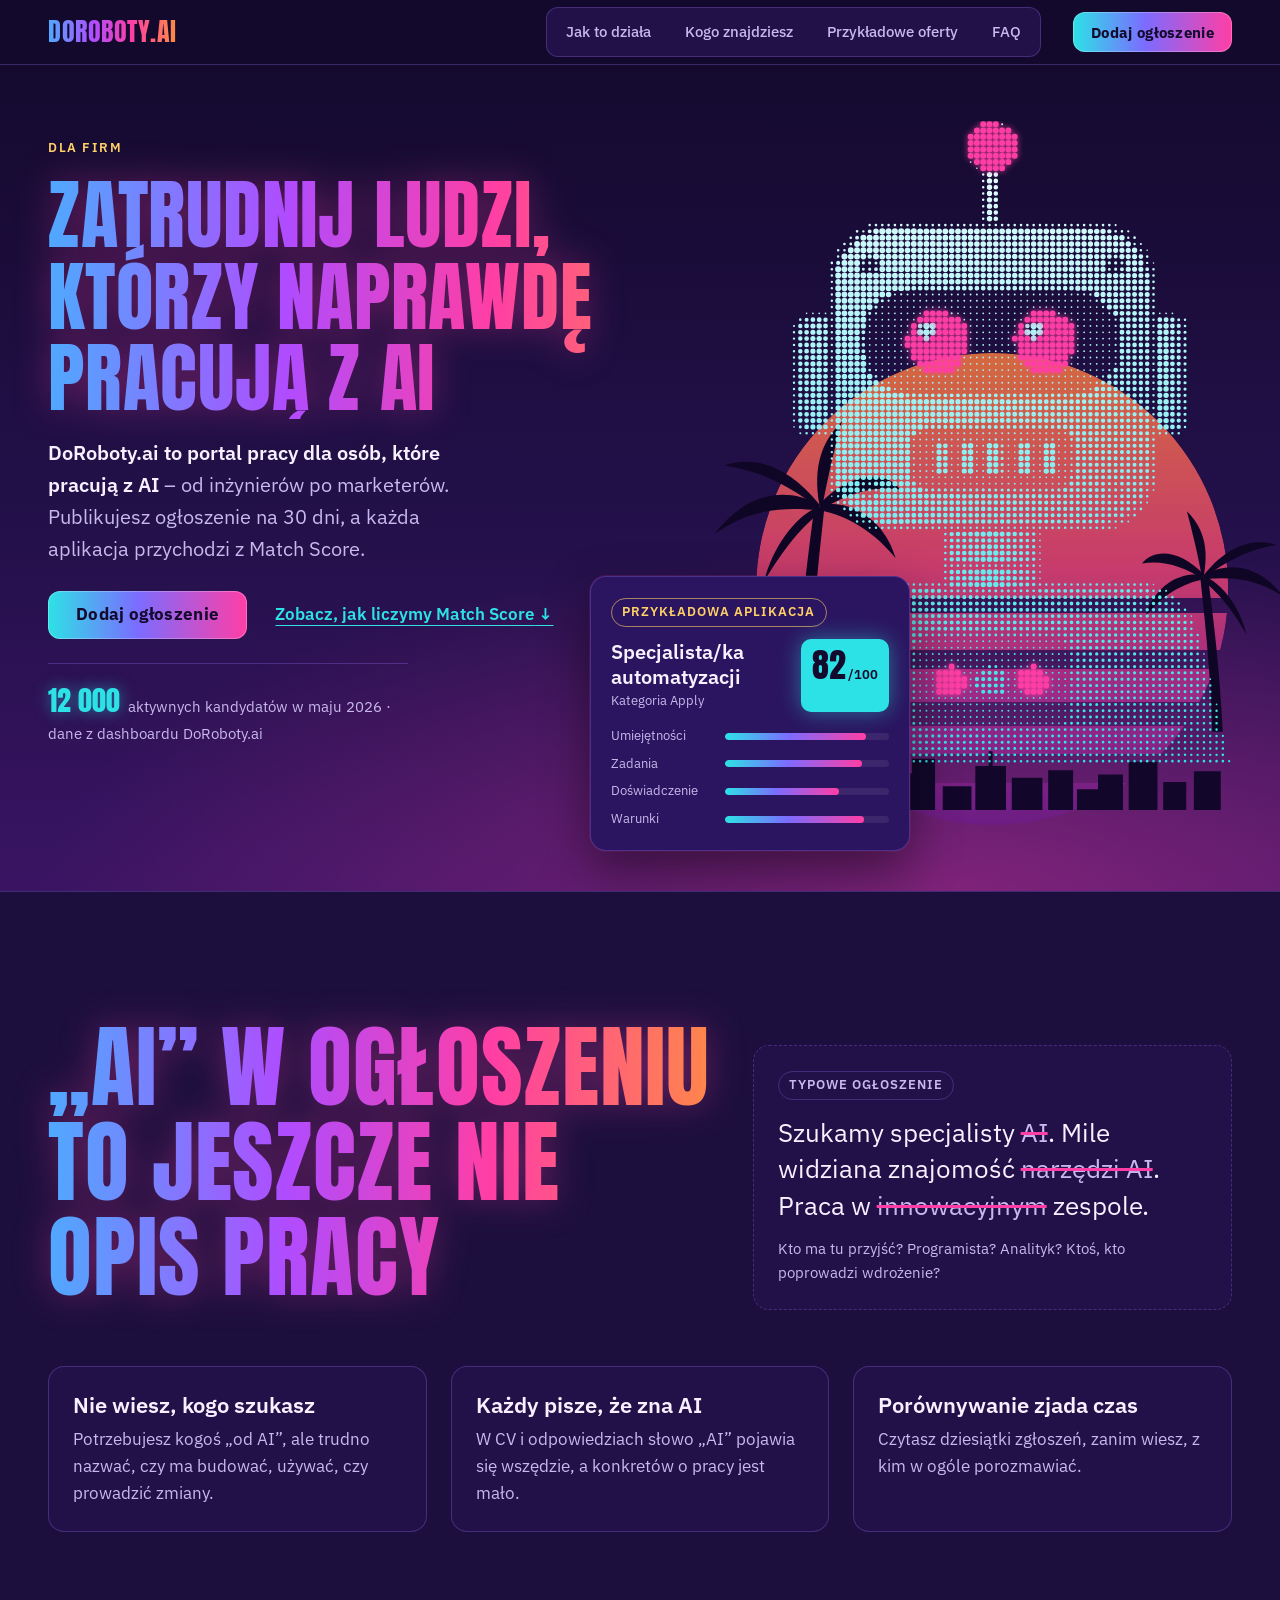
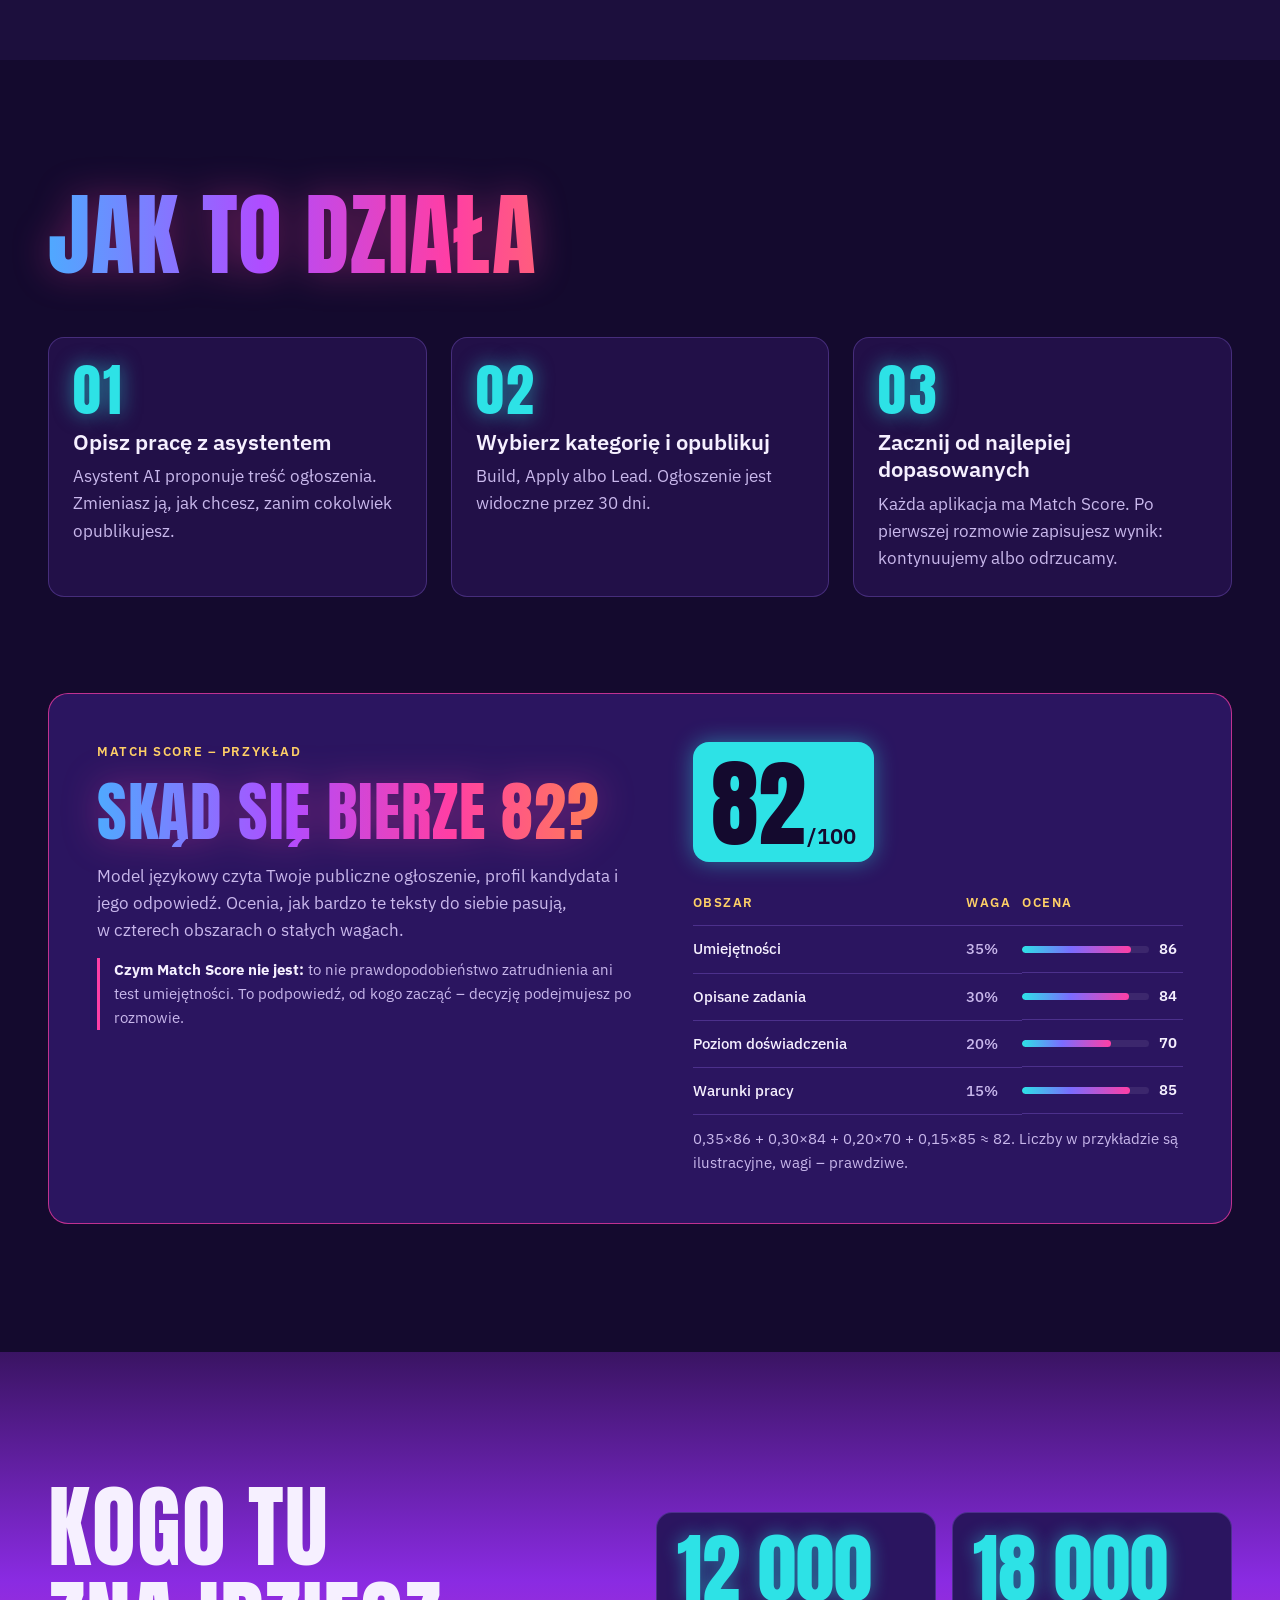
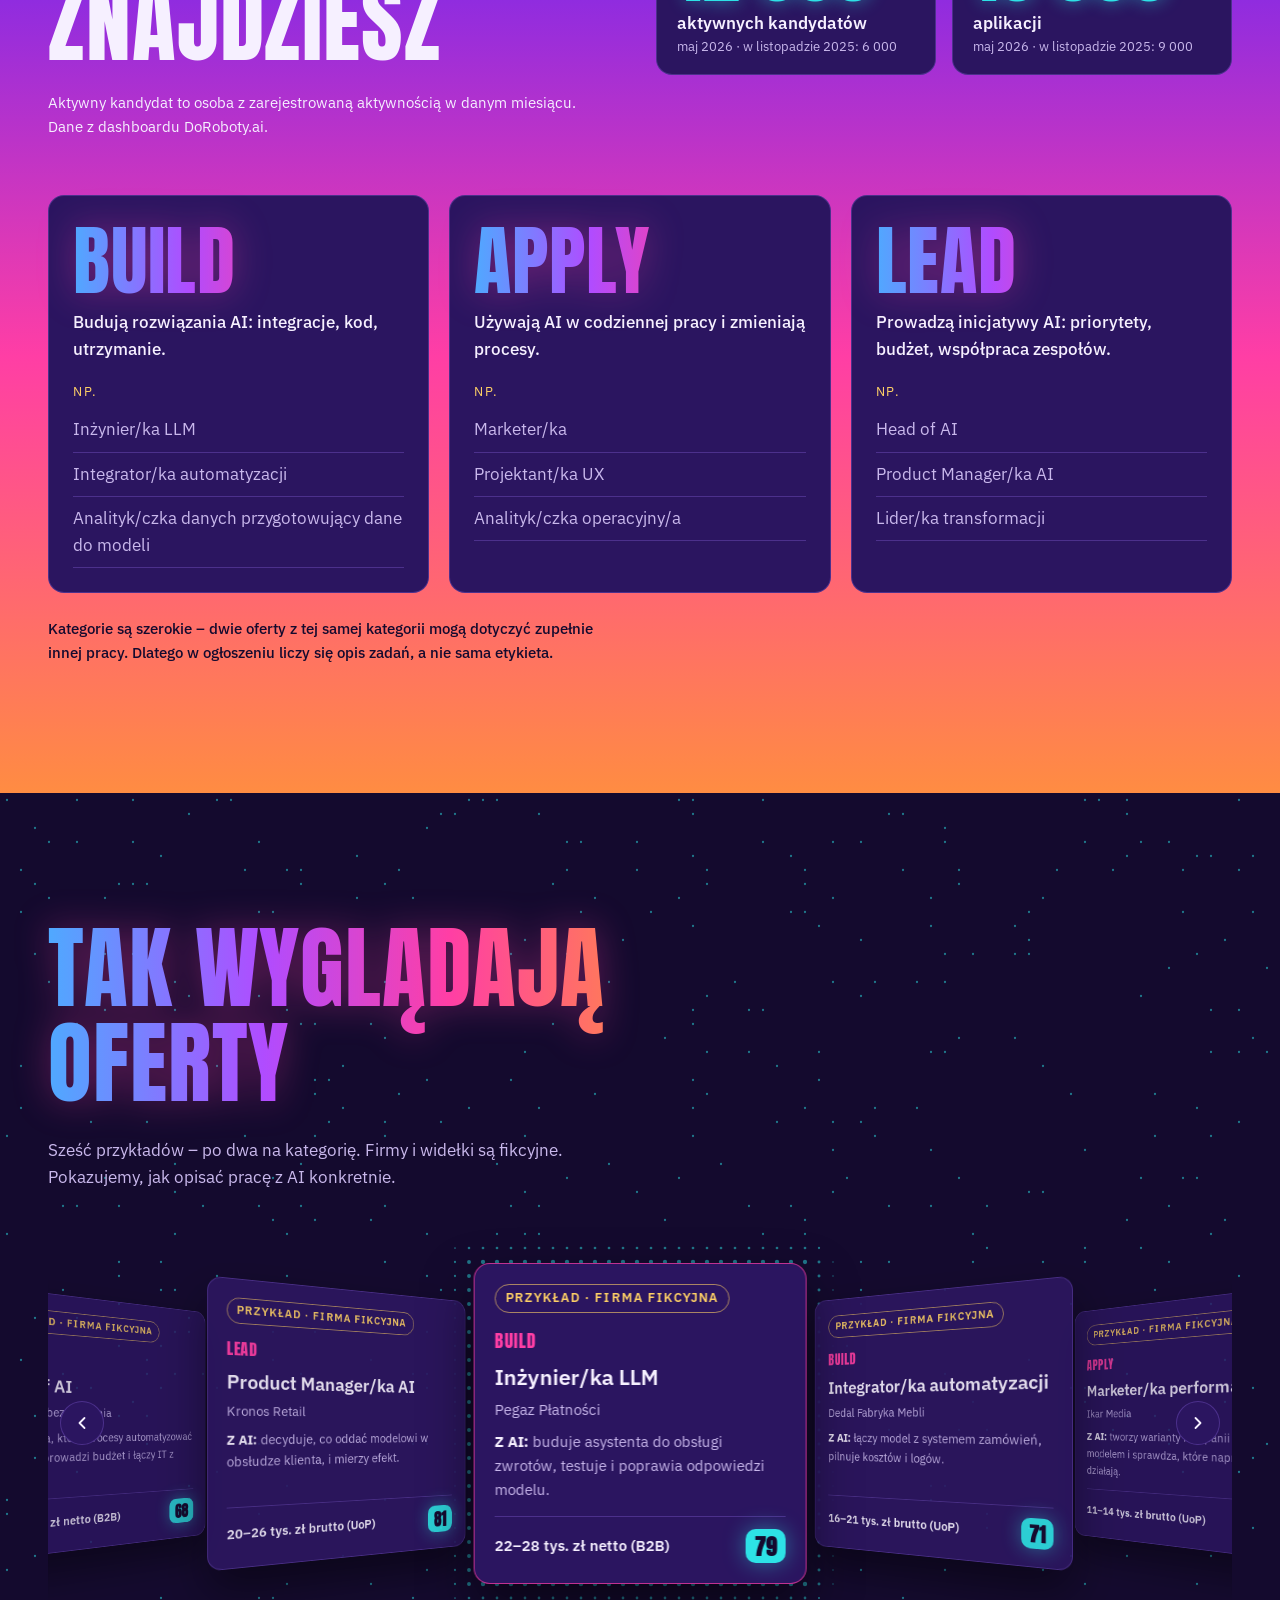
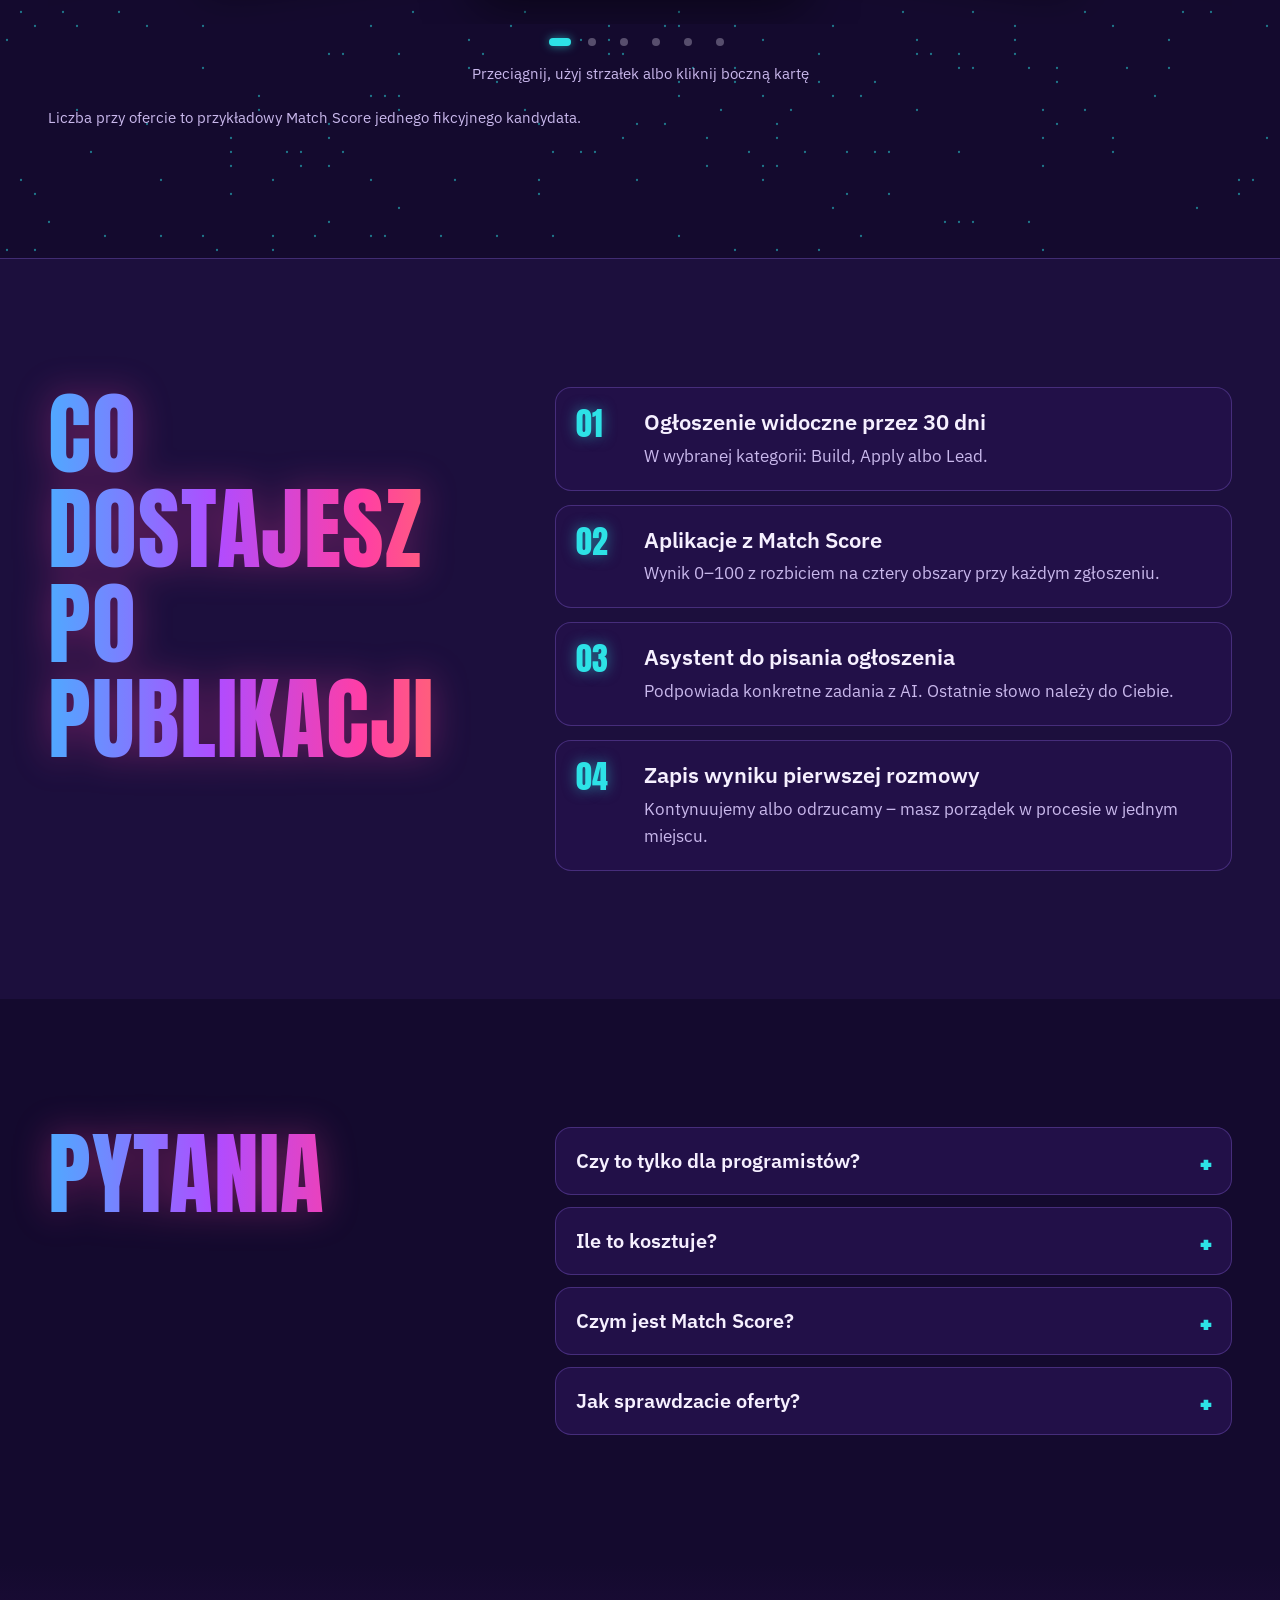
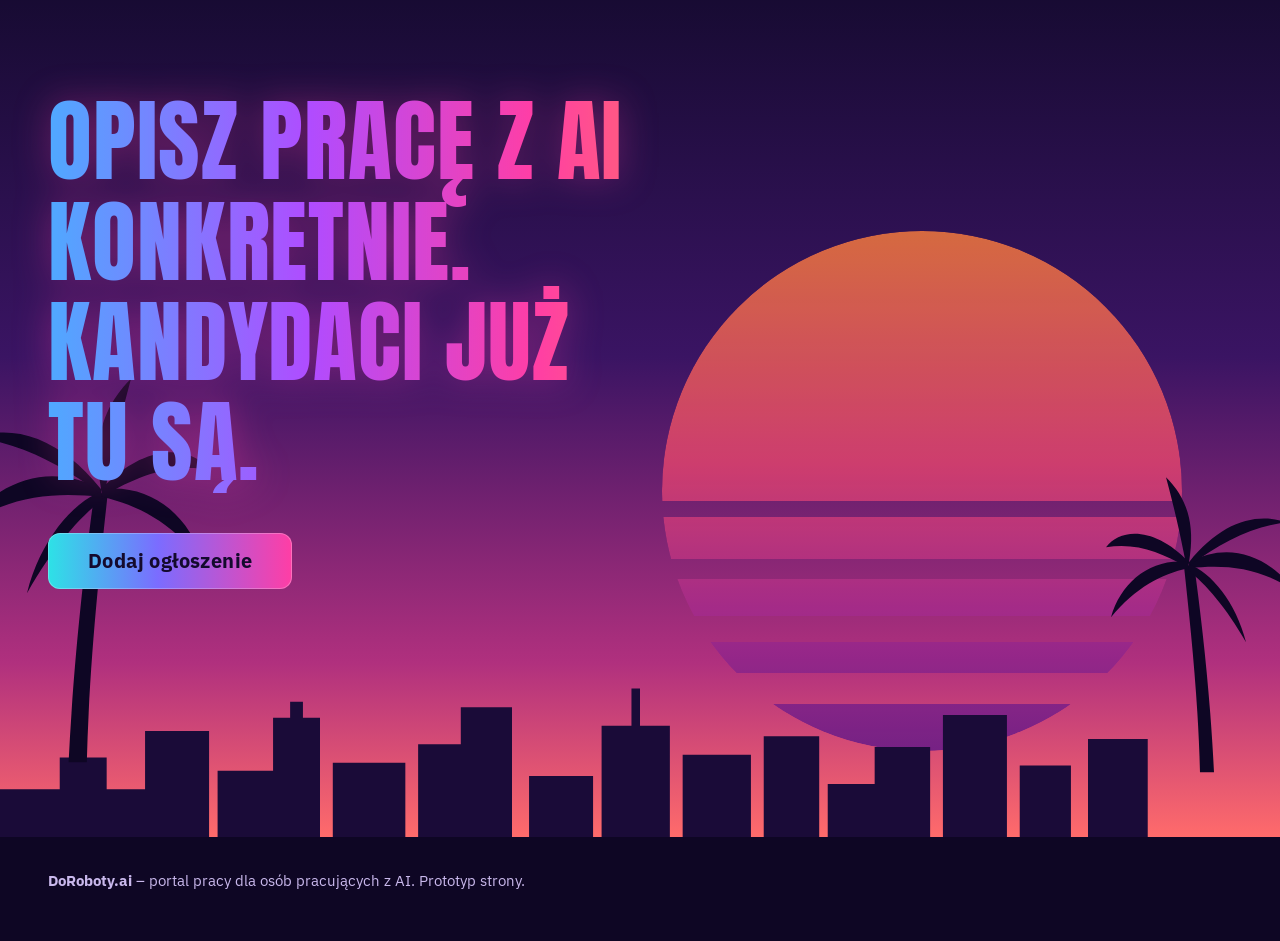
<file: index.html>
<!doctype html>
<html lang="pl">
<head>
  <meta charset="utf-8">
  <meta name="viewport" content="width=device-width, initial-scale=1">
  <title>DoRoboty.ai dla firm – zatrudnij ludzi, którzy pracują z AI</title>
  <meta name="description" content="Portal pracy dla osób pracujących z AI. Opublikuj ogłoszenie na 30 dni i przeglądaj aplikacje z Match Score.">
  <link rel="preconnect" href="https://fonts.googleapis.com">
  <link rel="preconnect" href="https://fonts.gstatic.com" crossorigin>
  <link href="https://fonts.googleapis.com/css2?family=Anton&family=IBM+Plex+Sans:wght@400;500;600;700&display=swap" rel="stylesheet">
  <meta name="theme-color" content="#140A2E">
  <link rel="icon" href="data:image/svg+xml,%3Csvg xmlns='http://www.w3.org/2000/svg' viewBox='0 0 32 32'%3E%3Crect width='32' height='32' fill='%23140A2E'/%3E%3Ccircle cx='16' cy='16' r='9' fill='%23FF3EA5'/%3E%3C/svg%3E">
  <link rel="stylesheet" href="tokens.css?v=2">
  <link rel="stylesheet" href="components.css?v=1">
  <link rel="stylesheet" href="styles.css?v=10">
  <link rel="preload" href="assets/hero-source.png?v=robot2" as="image">
</head>
<body>
  <svg width="0" height="0" style="position:absolute" aria-hidden="true" focusable="false">
    <symbol id="palm" viewBox="0 0 200 300">
      <path d="M92 300C96 220 104 150 112 92l10 2c-6 56-14 128-16 206z"/>
      <path d="M117 90C80 70 40 80 10 120c35-25 70-28 107-24z"/>
      <path d="M117 90C85 50 50 40 20 50c35 5 65 20 97 44z"/>
      <path d="M117 90c-7-40 3-65 23-85-8 30-14 55-20 87z"/>
      <path d="M117 90c33-35 68-35 83-15-30-5-55 5-81 20z"/>
      <path d="M117 90c38-5 68 20 78 55-25-30-50-43-77-49z"/>
      <path d="M117 92c-22 8-47 38-57 78 20-35 40-58 58-72z"/>
    </symbol>
    <symbol id="skyline" viewBox="0 0 600 120" preserveAspectRatio="none">
      <path d="M0 120V84h28V60h22v24h18V40h30v80h4V70h26V30h8V18h6v12h8v90h6V64h34v56h6V50h20V22h24v98h8V74h30v46h4V36h14V8h4v28h14v84h6V58h32v62h6V44h26v76h4V80h22V52h26v68h6V28h30v92h6V66h24v54h8V46h28v74z"/>
    </symbol>
  </svg>
  <a class="skip" href="#main">Przejdź do treści</a>

  <header class="site-header">
    <div class="wrap header-inner">
      <a class="logo" href="#top" aria-label="DoRoboty.ai – początek strony">DoRoboty<span>.ai</span></a>
      <nav aria-label="Sekcje strony" class="nav">
        <a href="#jak-to-dziala">Jak to działa</a>
        <a href="#kogo-znajdziesz">Kogo znajdziesz</a>
        <a href="#oferty">Przykładowe oferty</a>
        <a href="#faq">FAQ</a>
      </nav>
      <button class="btn btn-primary btn-sm" type="button" data-placeholder>Dodaj ogłoszenie</button>
    </div>
  </header>

  <main id="main">

    <!-- 1. HERO -->
    <section class="hero" id="top" aria-labelledby="hero-title">
      <div class="wrap hero-grid">
        <div class="hero-copy">
          <p class="eyebrow" data-anim="hero-eyebrow">Dla firm</p>
          <h1 id="hero-title" class="display" data-anim="hero-title">Zatrudnij ludzi, którzy naprawdę pracują z&nbsp;AI</h1>
          <p class="lead" data-anim="hero-lead"><strong>DoRoboty.ai to portal pracy dla osób, które pracują z&nbsp;AI</strong> – od inżynierów po marketerów. Publikujesz ogłoszenie na 30 dni, a&nbsp;każda aplikacja przychodzi z&nbsp;Match Score.</p>
          <div class="hero-actions" data-anim="hero-cta">
            <button class="btn btn-primary" type="button" data-placeholder>Dodaj ogłoszenie</button>
            <a class="link-arrow" href="#match-score">Zobacz, jak liczymy Match Score</a>
          </div>
          <p class="hero-stat" data-anim="hero-stat"><strong>12&nbsp;000</strong> aktywnych kandydatów w maju 2026 <span>· dane z dashboardu DoRoboty.ai</span></p>
        </div>

        <figure class="hero-figure" data-anim="hero-figure">
          <div class="sky" aria-hidden="true" data-anim="hero-sky">
            <div class="sun"></div>
            <svg class="skyline"><use href="#skyline"/></svg>
            <svg class="palm palm-l"><use href="#palm"/></svg>
            <svg class="palm palm-r"><use href="#palm"/></svg>
          </div>
          <div class="raster" data-raster data-src="assets/hero-source.png?v=robot2">
            <img class="raster-fallback" src="assets/hero-raster.svg?v=robot2" width="224" height="300"
                 alt="Robot w stylu retro ułożony z turkusowych i różowych kropek na tle zachodu słońca – każda kropka to jeden kandydat.">
            <canvas aria-hidden="true"></canvas>
          </div>
          <article class="app-card" data-anim="hero-card" aria-label="Przykładowa aplikacja z Match Score">
            <p class="tag">Przykładowa aplikacja</p>
            <div class="app-card-head">
              <div>
                <h2 class="app-role">Specjalista/ka automatyzacji</h2>
                <p class="app-meta">Kategoria Apply</p>
              </div>
              <p class="score" aria-label="Match Score 82 na 100"><span>82</span><small>/100</small></p>
            </div>
            <ul class="mini-bars" aria-label="Składniki wyniku">
              <li><span>Umiejętności</span><i style="--v:86"></i></li>
              <li><span>Zadania</span><i style="--v:84"></i></li>
              <li><span>Doświadczenie</span><i style="--v:70"></i></li>
              <li><span>Warunki</span><i style="--v:85"></i></li>
            </ul>
          </article>
        </figure>
      </div>
    </section>

    <!-- 2. PROBLEM -->
    <section class="problem" aria-labelledby="problem-title">
      <div class="wrap problem-grid">
        <h2 id="problem-title" class="display section-title" data-anim="section-title">„AI” w ogłoszeniu to jeszcze nie opis pracy</h2>
        <div class="fake-ad" data-anim="card" aria-label="Przykład ogólnikowego ogłoszenia">
          <p class="tag tag-muted">Typowe ogłoszenie</p>
          <p class="fake-ad-text">Szukamy specjalisty <s>AI</s>. Mile widziana znajomość <s>narzędzi AI</s>. Praca w <s>innowacyjnym</s> zespole.</p>
          <p class="fake-ad-note">Kto ma tu przyjść? Programista? Analityk? Ktoś, kto poprowadzi wdrożenie?</p>
        </div>
        <ol class="pain-list">
          <li data-anim="card"><h3>Nie wiesz, kogo szukasz</h3><p>Potrzebujesz kogoś „od AI”, ale trudno nazwać, czy ma budować, używać, czy prowadzić zmiany.</p></li>
          <li data-anim="card"><h3>Każdy pisze, że zna AI</h3><p>W CV i odpowiedziach słowo „AI” pojawia się wszędzie, a konkretów o pracy jest mało.</p></li>
          <li data-anim="card"><h3>Porównywanie zjada czas</h3><p>Czytasz dziesiątki zgłoszeń, zanim wiesz, z kim w ogóle porozmawiać.</p></li>
        </ol>
      </div>
    </section>

    <!-- 3. JAK TO DZIAŁA -->
    <section class="how" id="jak-to-dziala" aria-labelledby="how-title">
      <div class="wrap">
        <h2 id="how-title" class="display section-title" data-anim="section-title">Jak to działa</h2>
        <ol class="steps">
          <li data-anim="card">
            <span class="numeral" aria-hidden="true">01</span>
            <h3>Opisz pracę z asystentem</h3>
            <p>Asystent AI proponuje treść ogłoszenia. Zmieniasz ją, jak chcesz, zanim cokolwiek opublikujesz.</p>
          </li>
          <li data-anim="card">
            <span class="numeral" aria-hidden="true">02</span>
            <h3>Wybierz kategorię i opublikuj</h3>
            <p>Build, Apply albo Lead. Ogłoszenie jest widoczne przez 30 dni.</p>
          </li>
          <li data-anim="card">
            <span class="numeral" aria-hidden="true">03</span>
            <h3>Zacznij od najlepiej dopasowanych</h3>
            <p>Każda aplikacja ma Match Score. Po pierwszej rozmowie zapisujesz wynik: kontynuujemy albo odrzucamy.</p>
          </li>
        </ol>

        <div class="match" id="match-score" data-anim="card">
          <div class="match-copy">
            <p class="eyebrow">Match Score – przykład</p>
            <h3 class="display match-title">Skąd się bierze 82?</h3>
            <p>Model językowy czyta Twoje publiczne ogłoszenie, profil kandydata i jego odpowiedź. Ocenia, jak bardzo te teksty do siebie pasują, w&nbsp;czterech obszarach o&nbsp;stałych wagach.</p>
            <p class="note"><strong>Czym Match Score nie jest:</strong> to nie prawdopodobieństwo zatrudnienia ani test umiejętności. To podpowiedź, od kogo zacząć – decyzję podejmujesz po rozmowie.</p>
          </div>
          <div class="match-breakdown">
            <p class="score score-lg" aria-label="Match Score 82 na 100"><span>82</span><small>/100</small></p>
            <table class="breakdown">
              <caption class="sr-only">Rozbicie przykładowego Match Score</caption>
              <thead><tr><th scope="col">Obszar</th><th scope="col">Waga</th><th scope="col">Ocena</th></tr></thead>
              <tbody>
                <tr><th scope="row">Umiejętności</th><td>35%</td><td><span class="bar" style="--v:86"></span>86</td></tr>
                <tr><th scope="row">Opisane zadania</th><td>30%</td><td><span class="bar" style="--v:84"></span>84</td></tr>
                <tr><th scope="row">Poziom doświadczenia</th><td>20%</td><td><span class="bar" style="--v:70"></span>70</td></tr>
                <tr><th scope="row">Warunki pracy</th><td>15%</td><td><span class="bar" style="--v:85"></span>85</td></tr>
              </tbody>
            </table>
            <p class="small">0,35×86 + 0,30×84 + 0,20×70 + 0,15×85 ≈ 82. Liczby w&nbsp;przykładzie są ilustracyjne, wagi – prawdziwe.</p>
          </div>
        </div>
      </div>
    </section>

    <!-- 4. KOGO ZNAJDZIESZ -->
    <section class="who" id="kogo-znajdziesz" aria-labelledby="who-title">
      <div class="wrap">
        <div class="who-head">
          <h2 id="who-title" class="display section-title" data-anim="section-title">Kogo tu znajdziesz</h2>
          <dl class="stats" data-anim="card">
            <div><dt>aktywnych kandydatów</dt><dd>12&nbsp;000</dd><dd class="stat-ctx">maj 2026 · w listopadzie 2025: 6&nbsp;000</dd></div>
            <div><dt>aplikacji</dt><dd>18&nbsp;000</dd><dd class="stat-ctx">maj 2026 · w listopadzie 2025: 9&nbsp;000</dd></div>
          </dl>
        </div>
        <p class="stats-def">Aktywny kandydat to osoba z zarejestrowaną aktywnością w danym miesiącu. Dane z dashboardu DoRoboty.ai.</p>

        <div class="cats">
          <article class="cat" data-anim="card">
            <h3 class="display cat-name">Build</h3>
            <p class="cat-def">Budują rozwiązania AI: integracje, kod, utrzymanie.</p>
            <p class="cat-label">Np.</p>
            <ul><li>Inżynier/ka LLM</li><li>Integrator/ka automatyzacji</li><li>Analityk/czka danych przygotowujący dane do modeli</li></ul>
          </article>
          <article class="cat" data-anim="card">
            <h3 class="display cat-name">Apply</h3>
            <p class="cat-def">Używają AI w codziennej pracy i zmieniają procesy.</p>
            <p class="cat-label">Np.</p>
            <ul><li>Marketer/ka</li><li>Projektant/ka UX</li><li>Analityk/czka operacyjny/a</li></ul>
          </article>
          <article class="cat" data-anim="card">
            <h3 class="display cat-name">Lead</h3>
            <p class="cat-def">Prowadzą inicjatywy AI: priorytety, budżet, współpraca zespołów.</p>
            <p class="cat-label">Np.</p>
            <ul><li>Head of AI</li><li>Product Manager/ka AI</li><li>Lider/ka transformacji</li></ul>
          </article>
        </div>
        <p class="cats-note">Kategorie są szerokie – dwie oferty z tej samej kategorii mogą dotyczyć zupełnie innej pracy. Dlatego w ogłoszeniu liczy się opis zadań, a nie sama etykieta.</p>
      </div>
    </section>

    <!-- 5. PRZYKŁADOWE OFERTY -->
    <section class="offers" id="oferty" aria-labelledby="offers-title">
      <canvas class="dot-field" data-dot-field aria-hidden="true"></canvas>
      <div class="wrap">
        <h2 id="offers-title" class="display section-title" data-anim="section-title">Tak wyglądają oferty</h2>
        <p class="section-lead">Sześć przykładów – po dwa na kategorię. Firmy i&nbsp;widełki są fikcyjne. Pokazujemy, jak opisać pracę z&nbsp;AI konkretnie.</p>
        <ul class="offer-grid" data-offer-grid>
          <li class="offer" data-anim="card">
            <p class="tag">Przykład · firma fikcyjna</p>
            <p class="offer-cat">Build</p>
            <h3>Inżynier/ka LLM</h3>
            <p class="offer-co">Pegaz Płatności</p>
            <p class="offer-ai"><b>Z AI:</b> buduje asystenta do obsługi zwrotów, testuje i poprawia odpowiedzi modelu.</p>
            <div class="offer-foot"><span>22–28 tys. zł netto (B2B)</span><span class="score score-sm" aria-label="Przykładowy Match Score 79">79</span></div>
          </li>
          <li class="offer" data-anim="card">
            <p class="tag">Przykład · firma fikcyjna</p>
            <p class="offer-cat">Build</p>
            <h3>Integrator/ka automatyzacji</h3>
            <p class="offer-co">Dedal Fabryka Mebli</p>
            <p class="offer-ai"><b>Z AI:</b> łączy model z systemem zamówień, pilnuje kosztów i logów.</p>
            <div class="offer-foot"><span>16–21 tys. zł brutto (UoP)</span><span class="score score-sm" aria-label="Przykładowy Match Score 71">71</span></div>
          </li>
          <li class="offer" data-anim="card">
            <p class="tag">Przykład · firma fikcyjna</p>
            <p class="offer-cat">Apply</p>
            <h3>Marketer/ka performance</h3>
            <p class="offer-co">Ikar Media</p>
            <p class="offer-ai"><b>Z AI:</b> tworzy warianty kampanii z modelem i sprawdza, które naprawdę działają.</p>
            <div class="offer-foot"><span>11–14 tys. zł brutto (UoP)</span><span class="score score-sm" aria-label="Przykładowy Match Score 86">86</span></div>
          </li>
          <li class="offer" data-anim="card">
            <p class="tag">Przykład · firma fikcyjna</p>
            <p class="offer-cat">Apply</p>
            <h3>Analityk/czka operacyjny/a</h3>
            <p class="offer-co">Olimp Logistyka</p>
            <p class="offer-ai"><b>Z AI:</b> automatyzuje raporty dzienne i weryfikuje wnioski modelu na danych.</p>
            <div class="offer-foot"><span>13–17 tys. zł brutto (UoP)</span><span class="score score-sm" aria-label="Przykładowy Match Score 74">74</span></div>
          </li>
          <li class="offer" data-anim="card">
            <p class="tag">Przykład · firma fikcyjna</p>
            <p class="offer-cat">Lead</p>
            <h3>Head of AI</h3>
            <p class="offer-co">Minerwa Ubezpieczenia</p>
            <p class="offer-ai"><b>Z AI:</b> ustala, które procesy automatyzować najpierw, prowadzi budżet i łączy IT z biznesem.</p>
            <div class="offer-foot"><span>30–38 tys. zł netto (B2B)</span><span class="score score-sm" aria-label="Przykładowy Match Score 68">68</span></div>
          </li>
          <li class="offer" data-anim="card">
            <p class="tag">Przykład · firma fikcyjna</p>
            <p class="offer-cat">Lead</p>
            <h3>Product Manager/ka AI</h3>
            <p class="offer-co">Kronos Retail</p>
            <p class="offer-ai"><b>Z AI:</b> decyduje, co oddać modelowi w obsłudze klienta, i mierzy efekt.</p>
            <div class="offer-foot"><span>20–26 tys. zł brutto (UoP)</span><span class="score score-sm" aria-label="Przykładowy Match Score 81">81</span></div>
          </li>
        </ul>
        <p class="small offers-note">Liczba przy ofercie to przykładowy Match Score jednego fikcyjnego kandydata.</p>
      </div>
    </section>

    <!-- 6. CO DOSTAJESZ -->
    <section class="get" aria-labelledby="get-title">
      <div class="wrap get-grid">
        <h2 id="get-title" class="display section-title" data-anim="section-title">Co dostajesz po publikacji</h2>
        <ul class="get-list">
          <li data-anim="card"><h3>Ogłoszenie widoczne przez 30 dni</h3><p>W wybranej kategorii: Build, Apply albo Lead.</p></li>
          <li data-anim="card"><h3>Aplikacje z Match Score</h3><p>Wynik 0–100 z rozbiciem na cztery obszary przy każdym zgłoszeniu.</p></li>
          <li data-anim="card"><h3>Asystent do pisania ogłoszenia</h3><p>Podpowiada konkretne zadania z AI. Ostatnie słowo należy do Ciebie.</p></li>
          <li data-anim="card"><h3>Zapis wyniku pierwszej rozmowy</h3><p>Kontynuujemy albo odrzucamy – masz porządek w procesie w jednym miejscu.</p></li>
        </ul>
      </div>
    </section>

    <!-- 7. FAQ -->
    <section class="faq" id="faq" aria-labelledby="faq-title">
      <div class="wrap faq-grid">
        <h2 id="faq-title" class="display section-title" data-anim="section-title">Pytania</h2>
        <div class="faq-list">
          <details data-anim="card">
            <summary>Czy to tylko dla programistów?</summary>
            <p>Nie. Programiści to głównie kategoria Build. W Apply są m.in. marketerzy, designerzy i analitycy, którzy używają AI w pracy. W Lead – osoby prowadzące wdrożenia AI w firmach.</p>
          </details>
          <details data-anim="card">
            <summary>Ile to kosztuje?</summary>
            <p>Dla kandydatów portal jest bezpłatny. Firma kupuje ogłoszenie na 30 dni, pakiet publikacji albo dostęp No Limit na ustalony okres. Publikacja z wcześniej kupionego pakietu nie jest kolejnym zakupem. Cennik z kwotami jest jeszcze niepodłączony do tej strony.</p>
          </details>
          <details data-anim="card">
            <summary>Czym jest Match Score?</summary>
            <p>To ocena od 0 do 100, którą model językowy wystawia na podstawie Twojego ogłoszenia, profilu kandydata i jego odpowiedzi. Składa się z umiejętności (35%), opisanych zadań (30%), poziomu doświadczenia (20%) i warunków pracy (15%). Nie jest prawdopodobieństwem zatrudnienia ani testem umiejętności. <a href="#match-score">Zobacz przykład</a>.</p>
          </details>
          <details data-anim="card">
            <summary>Jak sprawdzacie oferty?</summary>
            <p>Każde ogłoszenie trafia do jednej z trzech kategorii, a asystent pomaga opisać konkretne zadania z AI. Szczegółowe zasady moderacji opiszemy tutaj przed uruchomieniem strony.</p>
          </details>
        </div>
      </div>
    </section>

    <!-- 8. FINAŁ -->
    <section class="final" aria-labelledby="final-title">
      <div class="final-sky" aria-hidden="true">
        <div class="sun"></div>
        <svg class="skyline"><use href="#skyline"/></svg>
        <svg class="palm palm-l"><use href="#palm"/></svg>
        <svg class="palm palm-r"><use href="#palm"/></svg>
      </div>
      <div class="wrap final-inner">
        <h2 id="final-title" class="display final-title" data-anim="section-title">Opisz pracę z&nbsp;AI konkretnie. Kandydaci już tu&nbsp;są.</h2>
        <button class="btn btn-primary btn-lg" type="button" data-placeholder data-anim="final-cta">Dodaj ogłoszenie</button>
      </div>
    </section>
  </main>

  <footer class="site-footer">
    <div class="wrap footer-inner">
      <p><strong>DoRoboty.ai</strong> – portal pracy dla osób pracujących z AI. Prototyp strony.</p>    </div>
  </footer>

  <div class="toast" role="status" aria-live="polite" data-toast></div>

  <script src="main.js?v=5" defer></script>
</body>
</html>
</file>
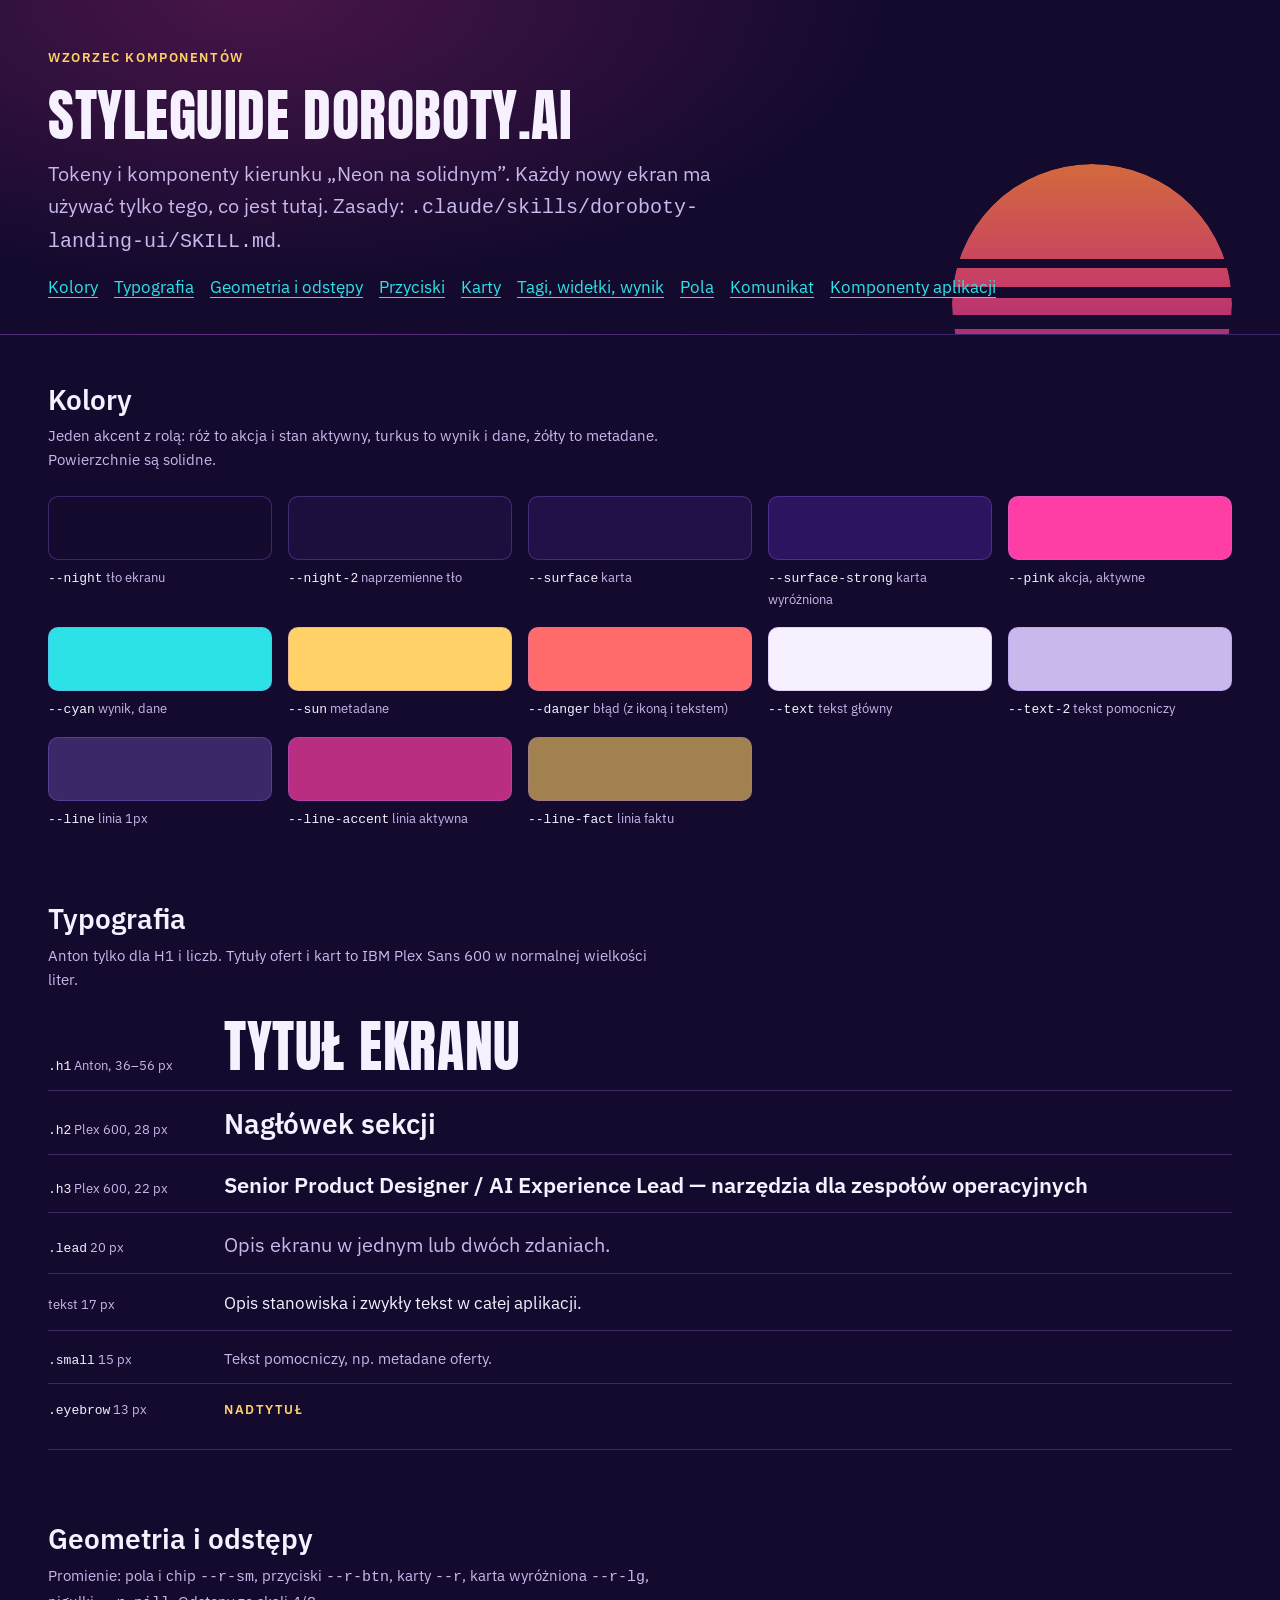
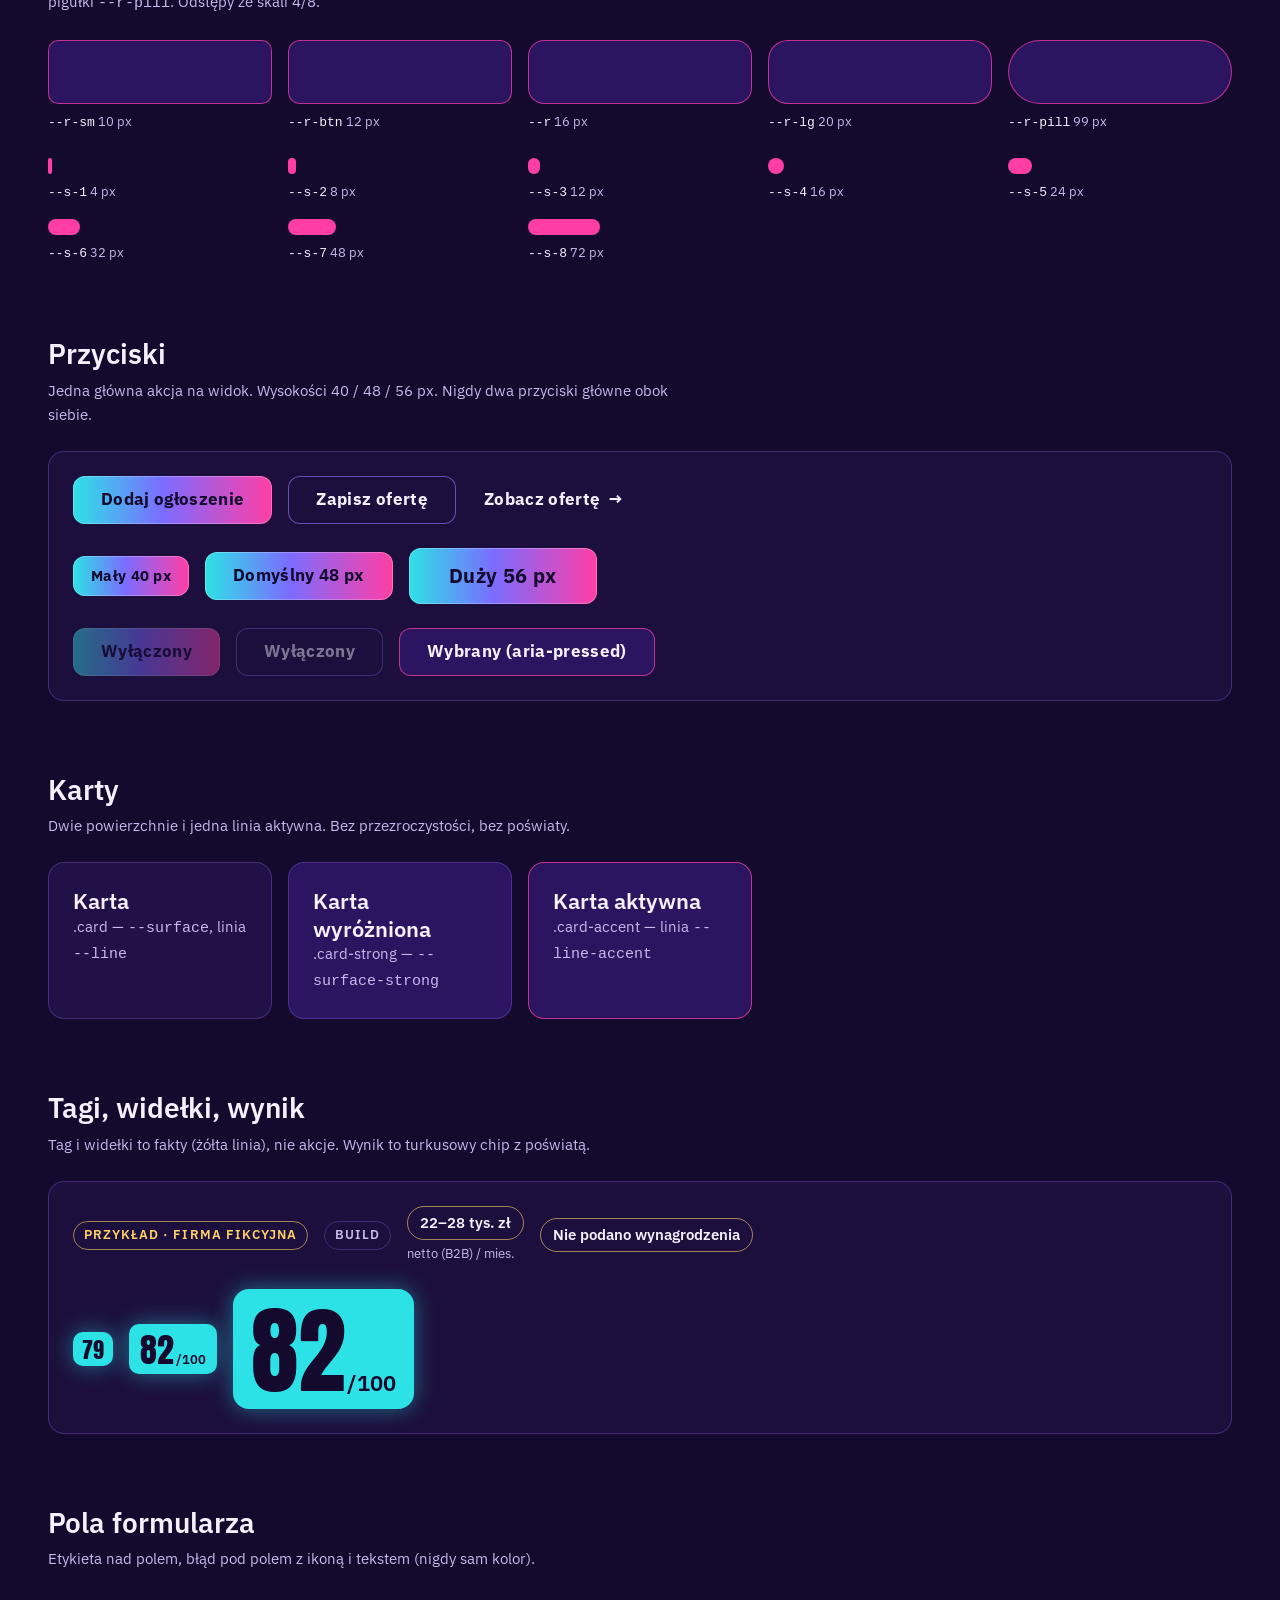
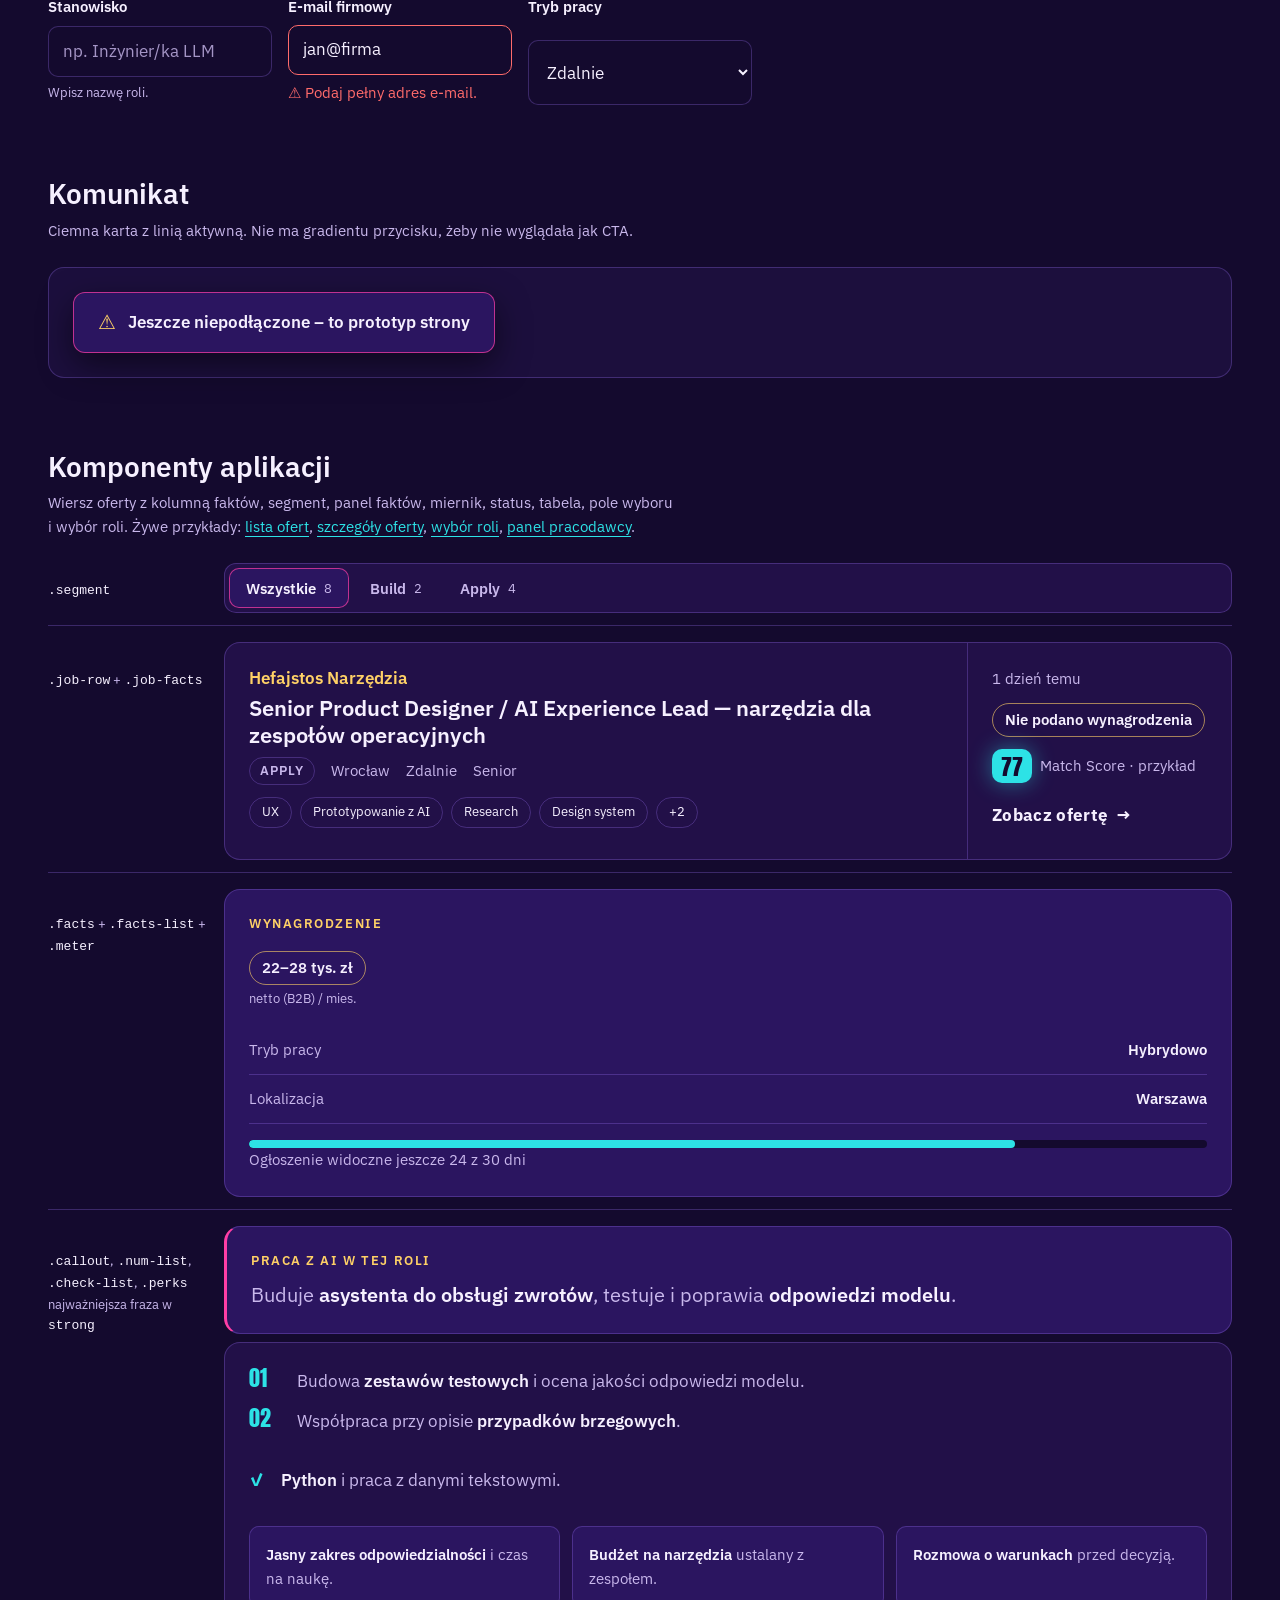
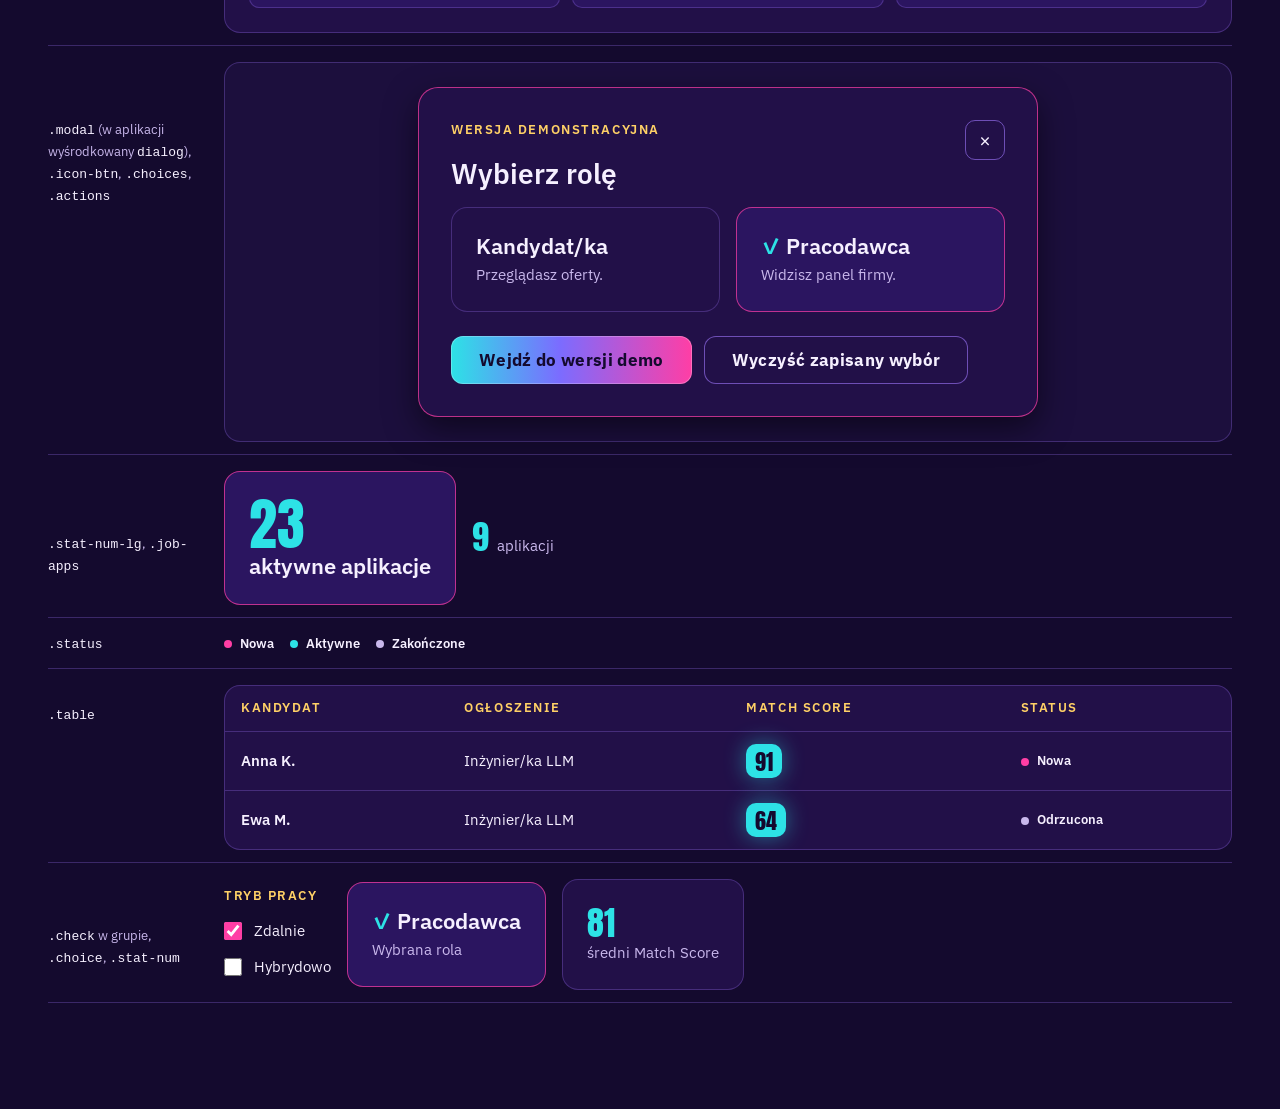
<file: styleguide.html>
<!doctype html>
<html lang="pl">
<head>
  <meta charset="utf-8">
  <meta name="viewport" content="width=device-width, initial-scale=1">
  <title>Styleguide – DoRoboty.ai</title>
  <meta name="robots" content="noindex">
  <meta name="theme-color" content="#140A2E">
  <link rel="preconnect" href="https://fonts.googleapis.com">
  <link rel="preconnect" href="https://fonts.gstatic.com" crossorigin>
  <link href="https://fonts.googleapis.com/css2?family=Anton&family=IBM+Plex+Sans:wght@400;500;600;700&display=swap" rel="stylesheet">
  <link rel="stylesheet" href="tokens.css?v=5">
  <link rel="stylesheet" href="components.css?v=6">
  <link rel="stylesheet" href="app.css?v=5">
</head>
<body>
  <header class="screen-head">
    <div class="wrap">
      <p class="eyebrow">Wzorzec komponentów</p>
      <h1 class="h1">Styleguide DoRoboty.ai</h1>
      <p class="lead">Tokeny i komponenty kierunku „Neon na solidnym”. Każdy nowy ekran ma używać tylko tego, co jest tutaj. Zasady: <code>.claude/skills/doroboty-landing-ui/SKILL.md</code>.</p>
      <nav class="sg-nav" aria-label="Sekcje styleguide">
        <a href="#kolory">Kolory</a><a href="#typografia">Typografia</a><a href="#geometria">Geometria i odstępy</a>
        <a href="#przyciski">Przyciski</a><a href="#karty">Karty</a><a href="#fakty">Tagi, widełki, wynik</a>
        <a href="#pola">Pola</a><a href="#komunikat">Komunikat</a><a href="#aplikacja">Komponenty aplikacji</a>
      </nav>
    </div>
  </header>

  <main class="wrap sg-main">

    <section class="sg-section" id="kolory" aria-labelledby="h-kolory">
      <h2 class="h2" id="h-kolory">Kolory</h2>
      <p class="small">Jeden akcent z rolą: róż to akcja i stan aktywny, turkus to wynik i dane, żółty to metadane. Powierzchnie są solidne.</p>
      <div class="sg-grid">
        <div class="sg-cell"><div class="sg-sw" style="--c: var(--night)"></div><span class="sg-label"><code>--night</code> tło ekranu</span></div>
        <div class="sg-cell"><div class="sg-sw" style="--c: var(--night-2)"></div><span class="sg-label"><code>--night-2</code> naprzemienne tło</span></div>
        <div class="sg-cell"><div class="sg-sw" style="--c: var(--surface)"></div><span class="sg-label"><code>--surface</code> karta</span></div>
        <div class="sg-cell"><div class="sg-sw" style="--c: var(--surface-strong)"></div><span class="sg-label"><code>--surface-strong</code> karta wyróżniona</span></div>
        <div class="sg-cell"><div class="sg-sw" style="--c: var(--pink)"></div><span class="sg-label"><code>--pink</code> akcja, aktywne</span></div>
        <div class="sg-cell"><div class="sg-sw" style="--c: var(--cyan)"></div><span class="sg-label"><code>--cyan</code> wynik, dane</span></div>
        <div class="sg-cell"><div class="sg-sw" style="--c: var(--sun)"></div><span class="sg-label"><code>--sun</code> metadane</span></div>
        <div class="sg-cell"><div class="sg-sw" style="--c: var(--danger)"></div><span class="sg-label"><code>--danger</code> błąd (z ikoną i tekstem)</span></div>
        <div class="sg-cell"><div class="sg-sw" style="--c: var(--text)"></div><span class="sg-label"><code>--text</code> tekst główny</span></div>
        <div class="sg-cell"><div class="sg-sw" style="--c: var(--text-2)"></div><span class="sg-label"><code>--text-2</code> tekst pomocniczy</span></div>
        <div class="sg-cell"><div class="sg-sw" style="--c: var(--line)"></div><span class="sg-label"><code>--line</code> linia 1px</span></div>
        <div class="sg-cell"><div class="sg-sw" style="--c: var(--line-accent)"></div><span class="sg-label"><code>--line-accent</code> linia aktywna</span></div>
        <div class="sg-cell"><div class="sg-sw" style="--c: var(--line-fact)"></div><span class="sg-label"><code>--line-fact</code> linia faktu</span></div>
      </div>
    </section>

    <section class="sg-section" id="typografia" aria-labelledby="h-typografia">
      <h2 class="h2" id="h-typografia">Typografia</h2>
      <p class="small">Anton tylko dla H1 i liczb. Tytuły ofert i kart to IBM Plex Sans 600 w normalnej wielkości liter.</p>
      <div class="sg-type">
        <div><span class="sg-label"><code>.h1</code> Anton, 36–56 px</span><span class="h1">Tytuł ekranu</span></div>
        <div><span class="sg-label"><code>.h2</code> Plex 600, 28 px</span><span class="h2">Nagłówek sekcji</span></div>
        <div><span class="sg-label"><code>.h3</code> Plex 600, 22 px</span><span class="h3">Senior Product Designer / AI Experience Lead — narzędzia dla zespołów operacyjnych</span></div>
        <div><span class="sg-label"><code>.lead</code> 20 px</span><span class="lead">Opis ekranu w jednym lub dwóch zdaniach.</span></div>
        <div><span class="sg-label">tekst 17 px</span><span>Opis stanowiska i zwykły tekst w całej aplikacji.</span></div>
        <div><span class="sg-label"><code>.small</code> 15 px</span><span class="small">Tekst pomocniczy, np. metadane oferty.</span></div>
        <div><span class="sg-label"><code>.eyebrow</code> 13 px</span><span class="eyebrow">Nadtytuł</span></div>
      </div>
    </section>

    <section class="sg-section" id="geometria" aria-labelledby="h-geometria">
      <h2 class="h2" id="h-geometria">Geometria i odstępy</h2>
      <p class="small">Promienie: pola i chip <code>--r-sm</code>, przyciski <code>--r-btn</code>, karty <code>--r</code>, karta wyróżniona <code>--r-lg</code>, pigułki <code>--r-pill</code>. Odstępy ze skali 4/8.</p>
      <div class="sg-grid">
        <div class="sg-cell"><div class="sg-rad" style="--rr: var(--r-sm)"></div><span class="sg-label"><code>--r-sm</code> 10 px</span></div>
        <div class="sg-cell"><div class="sg-rad" style="--rr: var(--r-btn)"></div><span class="sg-label"><code>--r-btn</code> 12 px</span></div>
        <div class="sg-cell"><div class="sg-rad" style="--rr: var(--r)"></div><span class="sg-label"><code>--r</code> 16 px</span></div>
        <div class="sg-cell"><div class="sg-rad" style="--rr: var(--r-lg)"></div><span class="sg-label"><code>--r-lg</code> 20 px</span></div>
        <div class="sg-cell"><div class="sg-rad" style="--rr: var(--r-pill)"></div><span class="sg-label"><code>--r-pill</code> 99 px</span></div>
      </div>
      <div class="sg-grid" style="margin-top: var(--s-5)">
        <div class="sg-cell"><div class="sg-space" style="--w: var(--s-1)"></div><span class="sg-label"><code>--s-1</code> 4 px</span></div>
        <div class="sg-cell"><div class="sg-space" style="--w: var(--s-2)"></div><span class="sg-label"><code>--s-2</code> 8 px</span></div>
        <div class="sg-cell"><div class="sg-space" style="--w: var(--s-3)"></div><span class="sg-label"><code>--s-3</code> 12 px</span></div>
        <div class="sg-cell"><div class="sg-space" style="--w: var(--s-4)"></div><span class="sg-label"><code>--s-4</code> 16 px</span></div>
        <div class="sg-cell"><div class="sg-space" style="--w: var(--s-5)"></div><span class="sg-label"><code>--s-5</code> 24 px</span></div>
        <div class="sg-cell"><div class="sg-space" style="--w: var(--s-6)"></div><span class="sg-label"><code>--s-6</code> 32 px</span></div>
        <div class="sg-cell"><div class="sg-space" style="--w: var(--s-7)"></div><span class="sg-label"><code>--s-7</code> 48 px</span></div>
        <div class="sg-cell"><div class="sg-space" style="--w: var(--s-8)"></div><span class="sg-label"><code>--s-8</code> 72 px</span></div>
      </div>
    </section>

    <section class="sg-section" id="przyciski" aria-labelledby="h-przyciski">
      <h2 class="h2" id="h-przyciski">Przyciski</h2>
      <p class="small">Jedna główna akcja na widok. Wysokości 40 / 48 / 56 px. Nigdy dwa przyciski główne obok siebie.</p>
      <div class="sg-stage">
        <div class="sg-row">
          <button class="btn btn-primary" type="button">Dodaj ogłoszenie</button>
          <button class="btn btn-secondary" type="button">Zapisz ofertę</button>
          <button class="btn btn-ghost" type="button">Zobacz ofertę</button>
        </div>
        <div class="sg-row" style="margin-top: var(--s-5)">
          <button class="btn btn-primary btn-sm" type="button">Mały 40 px</button>
          <button class="btn btn-primary" type="button">Domyślny 48 px</button>
          <button class="btn btn-primary btn-lg" type="button">Duży 56 px</button>
        </div>
        <div class="sg-row" style="margin-top: var(--s-5)">
          <button class="btn btn-primary" type="button" disabled>Wyłączony</button>
          <button class="btn btn-secondary" type="button" disabled>Wyłączony</button>
          <button class="btn btn-secondary" type="button" aria-pressed="true">Wybrany (aria-pressed)</button>
        </div>
      </div>
    </section>

    <section class="sg-section" id="karty" aria-labelledby="h-karty">
      <h2 class="h2" id="h-karty">Karty</h2>
      <p class="small">Dwie powierzchnie i jedna linia aktywna. Bez przezroczystości, bez poświaty.</p>
      <div class="sg-grid">
        <div class="card"><p class="h3">Karta</p><p class="small">.card — <code>--surface</code>, linia <code>--line</code></p></div>
        <div class="card card-strong"><p class="h3">Karta wyróżniona</p><p class="small">.card-strong — <code>--surface-strong</code></p></div>
        <div class="card card-strong card-accent"><p class="h3">Karta aktywna</p><p class="small">.card-accent — linia <code>--line-accent</code></p></div>
      </div>
    </section>

    <section class="sg-section" id="fakty" aria-labelledby="h-fakty">
      <h2 class="h2" id="h-fakty">Tagi, widełki, wynik</h2>
      <p class="small">Tag i widełki to fakty (żółta linia), nie akcje. Wynik to turkusowy chip z poświatą.</p>
      <div class="sg-stage">
        <div class="sg-row">
          <span class="tag">Przykład · firma fikcyjna</span>
          <span class="tag tag-muted">Build</span>
          <span class="salary-wrap"><span class="salary">22–28 tys. zł</span><span class="salary-note">netto (B2B) / mies.</span></span>
          <span class="salary">Nie podano wynagrodzenia</span>
        </div>
        <div class="sg-row" style="margin-top: var(--s-5)">
          <p class="score score-sm" aria-label="Match Score 79">79</p>
          <p class="score" aria-label="Match Score 82 na 100"><span>82</span><small>/100</small></p>
          <p class="score score-lg" aria-label="Match Score 82 na 100"><span>82</span><small>/100</small></p>
        </div>
      </div>
    </section>

    <section class="sg-section" id="pola" aria-labelledby="h-pola">
      <h2 class="h2" id="h-pola">Pola formularza</h2>
      <p class="small">Etykieta nad polem, błąd pod polem z ikoną i tekstem (nigdy sam kolor).</p>
      <div class="sg-grid">
        <div class="field"><label for="f1">Stanowisko</label><input id="f1" type="text" placeholder="np. Inżynier/ka LLM"><span class="field-hint">Wpisz nazwę roli.</span></div>
        <div class="field"><label for="f2">E-mail firmowy</label><input id="f2" type="email" value="jan@firma" aria-invalid="true" aria-describedby="f2e"><span class="field-error" id="f2e">Podaj pełny adres e-mail.</span></div>
        <div class="field"><label for="f3">Tryb pracy</label><select id="f3"><option>Zdalnie</option><option>Hybrydowo</option><option>Stacjonarnie</option></select></div>
      </div>
    </section>

    <section class="sg-section" id="komunikat" aria-labelledby="h-komunikat">
      <h2 class="h2" id="h-komunikat">Komunikat</h2>
      <p class="small">Ciemna karta z linią aktywną. Nie ma gradientu przycisku, żeby nie wyglądała jak CTA.</p>
      <div class="sg-stage"><p class="toast" role="status">Jeszcze niepodłączone – to prototyp strony</p></div>
    </section>

    <section class="sg-section" id="aplikacja" aria-labelledby="h-aplikacja">
      <h2 class="h2" id="h-aplikacja">Komponenty aplikacji</h2>
      <p class="small">Wiersz oferty z kolumną faktów, segment, panel faktów, miernik, status, tabela, pole wyboru i wybór roli. Żywe przykłady: <a href="app/oferty.html">lista ofert</a>, <a href="app/oferta.html?id=7">szczegóły oferty</a>, <a href="app/logowanie.html">wybór roli</a>, <a href="app/pracodawca.html">panel pracodawcy</a>.</p>
      <div class="sg-type">
        <div><span class="sg-label"><code>.segment</code></span>
          <div class="segment" role="group" aria-label="Przykład segmentu"><button type="button" aria-pressed="true">Wszystkie <span class="count">8</span></button><button type="button" aria-pressed="false">Build <span class="count">2</span></button><button type="button" aria-pressed="false">Apply <span class="count">4</span></button></div></div>
        <div><span class="sg-label"><code>.job-row</code> + <code>.job-facts</code></span>
          <ul><li class="job-row">
            <div class="job-main">
              <p class="job-company">Hefajstos Narzędzia</p>
              <h3 class="h3 job-title"><a href="app/oferta.html?id=7">Senior Product Designer / AI Experience Lead — narzędzia dla zespołów operacyjnych</a></h3>
              <ul class="meta"><li><span class="tag tag-muted">Apply</span></li><li>Wrocław</li><li>Zdalnie</li><li>Senior</li></ul>
              <ul class="skills" aria-label="Umiejętności"><li>UX</li><li>Prototypowanie z AI</li><li>Research</li><li>Design system</li><li>+2</li></ul>
            </div>
            <div class="job-facts">
              <span class="small">1 dzień temu</span>
              <span class="salary">Nie podano wynagrodzenia</span>
              <span class="job-score"><span class="score score-sm">77</span><span class="small">Match Score · przykład</span></span>
              <a class="btn btn-ghost" href="app/oferta.html?id=7">Zobacz ofertę</a>
            </div>
          </li></ul></div>
        <div><span class="sg-label"><code>.facts</code> + <code>.facts-list</code> + <code>.meter</code></span>
          <div class="card card-strong facts">
            <div><p class="eyebrow">Wynagrodzenie</p><span class="salary-wrap"><span class="salary">22–28 tys. zł</span><span class="salary-note">netto (B2B) / mies.</span></span></div>
            <dl class="facts-list"><div><dt>Tryb pracy</dt><dd>Hybrydowo</dd></div><div><dt>Lokalizacja</dt><dd>Warszawa</dd></div></dl>
            <div><span class="meter" style="--v:80" aria-hidden="true"></span><p class="small">Ogłoszenie widoczne jeszcze 24 z 30 dni</p></div>
          </div></div>
        <div><span class="sg-label"><code>.callout</code>, <code>.num-list</code>, <code>.check-list</code>, <code>.perks</code><br>najważniejsza fraza w <code>strong</code></span>
          <div class="sg-cell">
            <section class="card card-strong callout"><h3 class="eyebrow">Praca z AI w tej roli</h3><p class="callout-text">Buduje <strong>asystenta do obsługi zwrotów</strong>, testuje i poprawia <strong>odpowiedzi modelu</strong>.</p></section>
            <div class="card prose">
              <ol class="num-list"><li><span>Budowa <strong>zestawów testowych</strong> i ocena jakości odpowiedzi modelu.</span></li><li><span>Współpraca przy opisie <strong>przypadków brzegowych</strong>.</span></li></ol>
              <ul class="check-list"><li><span><strong>Python</strong> i praca z danymi tekstowymi.</span></li></ul>
              <ul class="perks"><li><span><strong>Jasny zakres odpowiedzialności</strong> i czas na naukę.</span></li><li><span><strong>Budżet na narzędzia</strong> ustalany z zespołem.</span></li><li><span><strong>Rozmowa o warunkach</strong> przed decyzją.</span></li></ul>
            </div>
          </div></div>
        <div><span class="sg-label"><code>.modal</code> (w aplikacji wyśrodkowany <code>dialog</code>), <code>.icon-btn</code>, <code>.choices</code>, <code>.actions</code></span>
          <div class="sg-stage"><div class="modal">
            <div class="modal-head"><div><p class="eyebrow">Wersja demonstracyjna</p><p class="h2">Wybierz rolę</p></div><button class="icon-btn" type="button" aria-label="Zamknij (przykład)">×</button></div>
            <div class="modal-body">
              <div class="choices"><label class="card choice"><input type="radio" name="sg-rola2"><span class="h3 choice-mark">Kandydat/ka</span><span class="small">Przeglądasz oferty.</span></label><label class="card choice"><input type="radio" name="sg-rola2" checked><span class="h3 choice-mark">Pracodawca</span><span class="small">Widzisz panel firmy.</span></label></div>
              <div class="actions"><button class="btn btn-primary" type="button">Wejdź do wersji demo</button><button class="btn btn-secondary" type="button">Wyczyść zapisany wybór</button></div>
            </div>
          </div></div></div>
        <div><span class="sg-label"><code>.stat-num-lg</code>, <code>.job-apps</code></span>
          <div class="sg-row"><div class="card card-strong card-accent"><p class="stat-num stat-num-lg">23</p><p class="h3">aktywne aplikacje</p></div><span class="job-apps"><span class="stat-num">9</span><span class="small">aplikacji</span></span></div></div>
        <div><span class="sg-label"><code>.status</code></span>
          <div class="sg-row"><span class="status status-new">Nowa</span><span class="status status-active">Aktywne</span><span class="status">Zakończone</span></div></div>
        <div><span class="sg-label"><code>.table</code></span>
          <div class="table-wrap"><table class="table">
            <thead><tr><th scope="col">Kandydat</th><th scope="col">Ogłoszenie</th><th scope="col">Match Score</th><th scope="col">Status</th></tr></thead>
            <tbody><tr><th scope="row">Anna K.</th><td>Inżynier/ka LLM</td><td><span class="score score-sm">91</span></td><td><span class="status status-new">Nowa</span></td></tr>
            <tr><th scope="row">Ewa M.</th><td>Inżynier/ka LLM</td><td><span class="score score-sm">64</span></td><td><span class="status">Odrzucona</span></td></tr></tbody>
          </table></div></div>
        <div><span class="sg-label"><code>.check</code> w grupie, <code>.choice</code>, <code>.stat-num</code></span>
          <div class="sg-row"><fieldset class="filters-group"><legend class="eyebrow">Tryb pracy</legend><label class="check"><input type="checkbox" checked> Zdalnie</label><label class="check"><input type="checkbox"> Hybrydowo</label></fieldset>
            <label class="card choice"><input type="radio" name="sg-rola" checked><span class="h3 choice-mark">Pracodawca</span><span class="small">Wybrana rola</span></label>
            <div class="card"><p class="stat-num">81</p><p class="small">średni Match Score</p></div></div></div>
      </div>
    </section>

  </main>
</body>
</html>
</file>
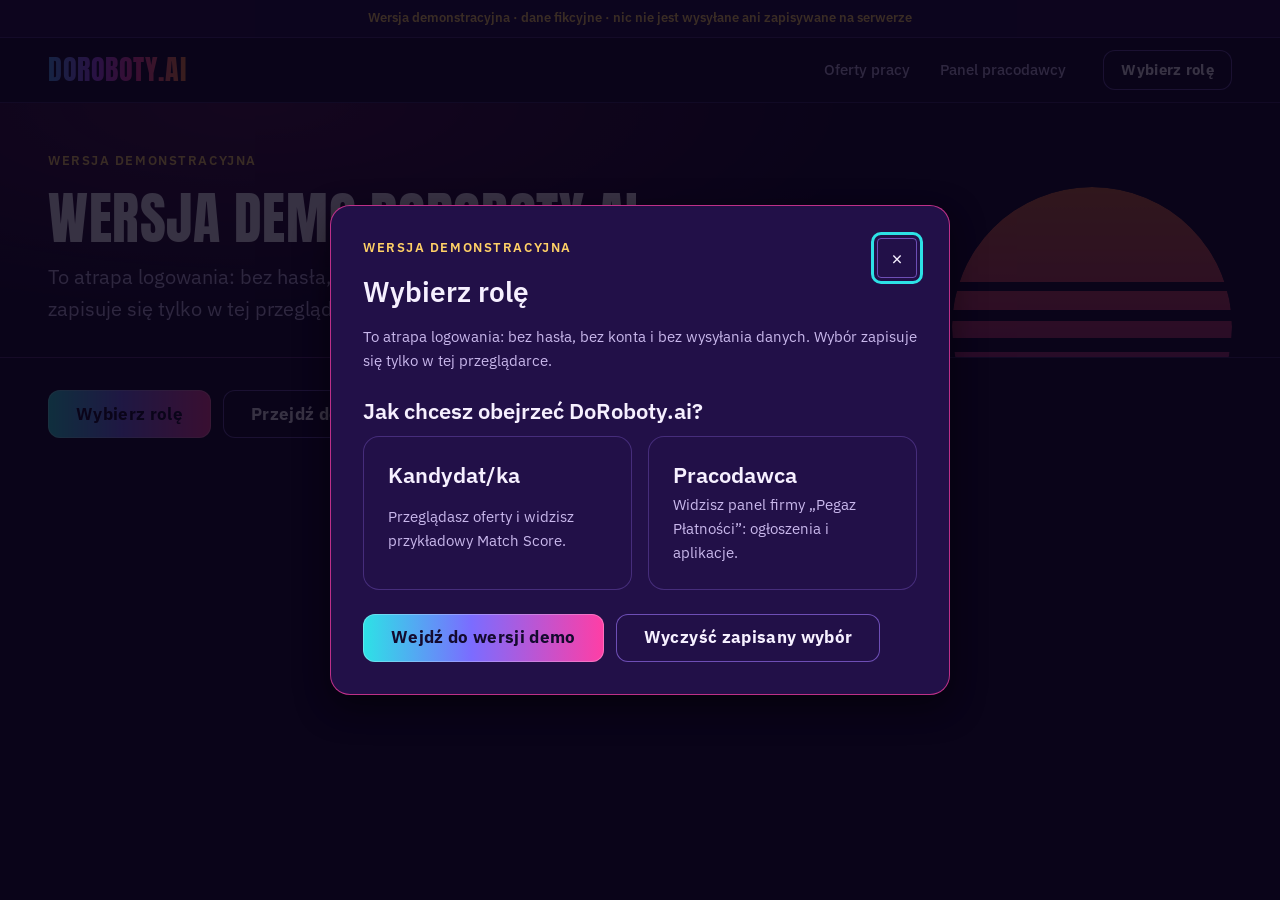
<file: app/logowanie.html>
<!doctype html>
<html lang="pl">
<head>
  <meta charset="utf-8">
  <meta name="viewport" content="width=device-width, initial-scale=1">
  <title>Wybór roli | DoRoboty.ai (demo)</title>
  <meta name="robots" content="noindex">
  <meta name="theme-color" content="#140A2E">
  <link rel="preconnect" href="https://fonts.googleapis.com">
  <link rel="preconnect" href="https://fonts.gstatic.com" crossorigin>
  <link href="https://fonts.googleapis.com/css2?family=Anton&family=IBM+Plex+Sans:wght@400;500;600;700&display=swap" rel="stylesheet">
  <link rel="stylesheet" href="../tokens.css?v=5">
  <link rel="stylesheet" href="../components.css?v=6">
  <link rel="stylesheet" href="../app.css?v=5">
</head>
<body data-page="login">
  <p class="demo-banner">Wersja demonstracyjna · dane fikcyjne · nic nie jest wysyłane ani zapisywane na serwerze</p>
  <header class="app-header">
    <div class="wrap app-header-inner">
      <a class="app-logo" href="../index.html" aria-label="DoRoboty.ai – strona dla firm">DoRoboty.ai</a>
      <nav class="app-nav" aria-label="Aplikacja">
        <a href="oferty.html">Oferty pracy</a>
        <a href="pracodawca.html">Panel pracodawcy</a>
      </nav>
      <a class="btn btn-secondary btn-sm" href="logowanie.html" data-role>Wybierz rolę</a>
    </div>
  </header>
  <div class="screen-head">
    <div class="wrap">
      <p class="eyebrow">Wersja demonstracyjna</p>
      <h1 class="h1">Wersja demo DoRoboty.ai</h1>
      <p class="lead">To atrapa logowania: bez hasła, bez konta i bez wysyłania danych. Wybór zapisuje się tylko w tej przeglądarce.</p>
    </div>
  </div>
  <main class="wrap app-main">
    <div class="actions">
      <button class="btn btn-primary" type="button" data-open-role>Wybierz rolę</button>
      <a class="btn btn-secondary" href="oferty.html">Przejdź do ofert bez roli</a>
    </div>
  </main>
  <div class="toast" role="status" aria-live="polite" data-toast></div>
  <noscript><p class="wrap small">Ten ekran demonstracyjny wymaga JavaScriptu.</p></noscript>
  <script src="data.js?v=2"></script>
  <script src="app.js?v=5"></script>
</body>
</html>
</file>
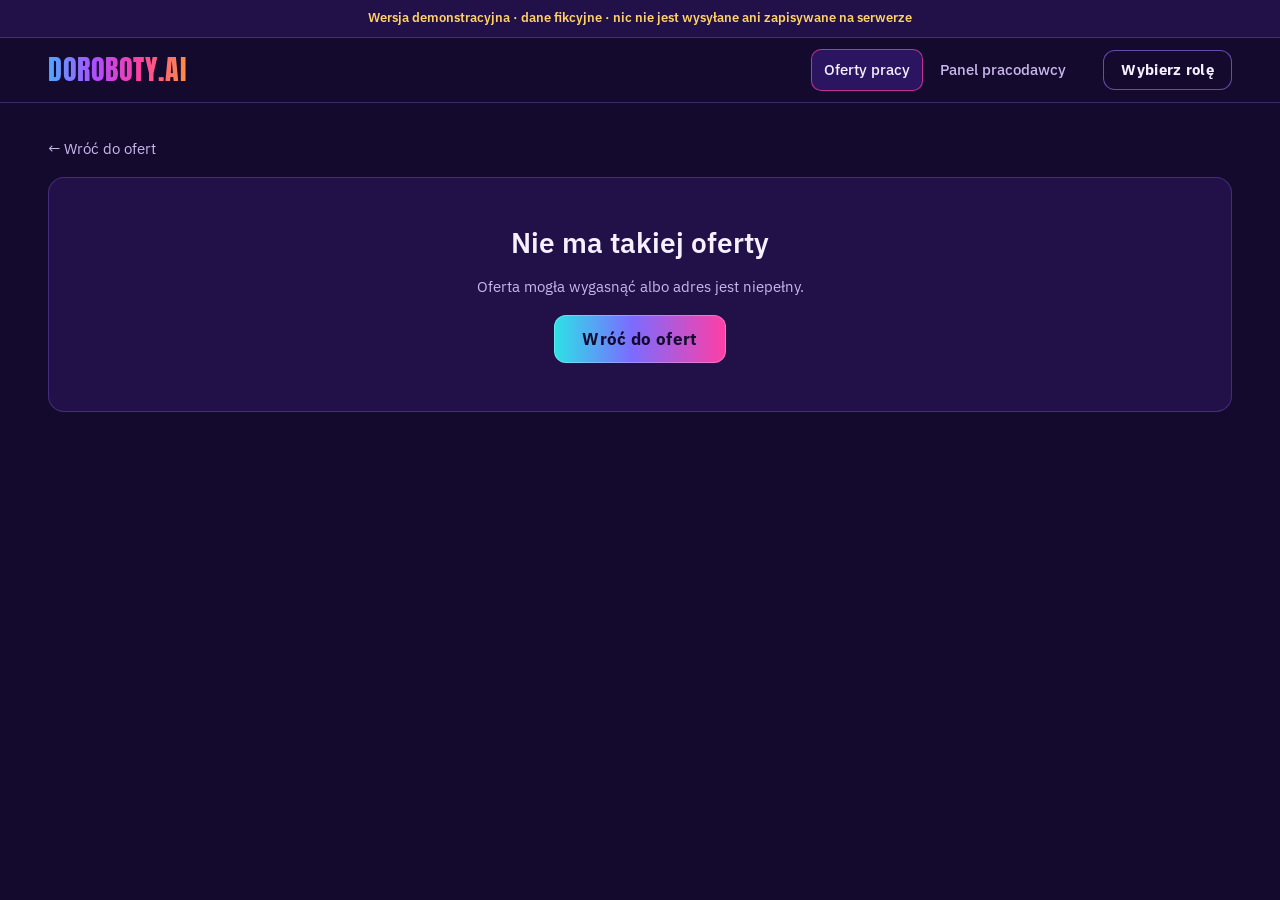
<file: app/oferta.html>
<!doctype html>
<html lang="pl">
<head>
  <meta charset="utf-8">
  <meta name="viewport" content="width=device-width, initial-scale=1">
  <title>Oferta | DoRoboty.ai (demo)</title>
  <meta name="robots" content="noindex">
  <meta name="theme-color" content="#140A2E">
  <link rel="preconnect" href="https://fonts.googleapis.com">
  <link rel="preconnect" href="https://fonts.gstatic.com" crossorigin>
  <link href="https://fonts.googleapis.com/css2?family=Anton&family=IBM+Plex+Sans:wght@400;500;600;700&display=swap" rel="stylesheet">
  <link rel="stylesheet" href="../tokens.css?v=5">
  <link rel="stylesheet" href="../components.css?v=6">
  <link rel="stylesheet" href="../app.css?v=5">
</head>
<body data-page="offer">
  <p class="demo-banner">Wersja demonstracyjna · dane fikcyjne · nic nie jest wysyłane ani zapisywane na serwerze</p>
  <header class="app-header">
    <div class="wrap app-header-inner">
      <a class="app-logo" href="../index.html" aria-label="DoRoboty.ai – strona dla firm">DoRoboty.ai</a>
      <nav class="app-nav" aria-label="Aplikacja">
        <a href="oferty.html" aria-current="page">Oferty pracy</a>
        <a href="pracodawca.html">Panel pracodawcy</a>
      </nav>
      <a class="btn btn-secondary btn-sm" href="logowanie.html" data-role>Wybierz rolę</a>
    </div>
  </header>
  <main class="wrap app-main">
    <a class="back-link" href="oferty.html">Wróć do ofert</a>
    <div data-offer></div>
  </main>
  <div class="toast" role="status" aria-live="polite" data-toast></div>
  <noscript><p class="wrap small">Ten ekran demonstracyjny wymaga JavaScriptu.</p></noscript>
  <script src="data.js?v=2"></script>
  <script src="app.js?v=5"></script>
</body>
</html>
</file>
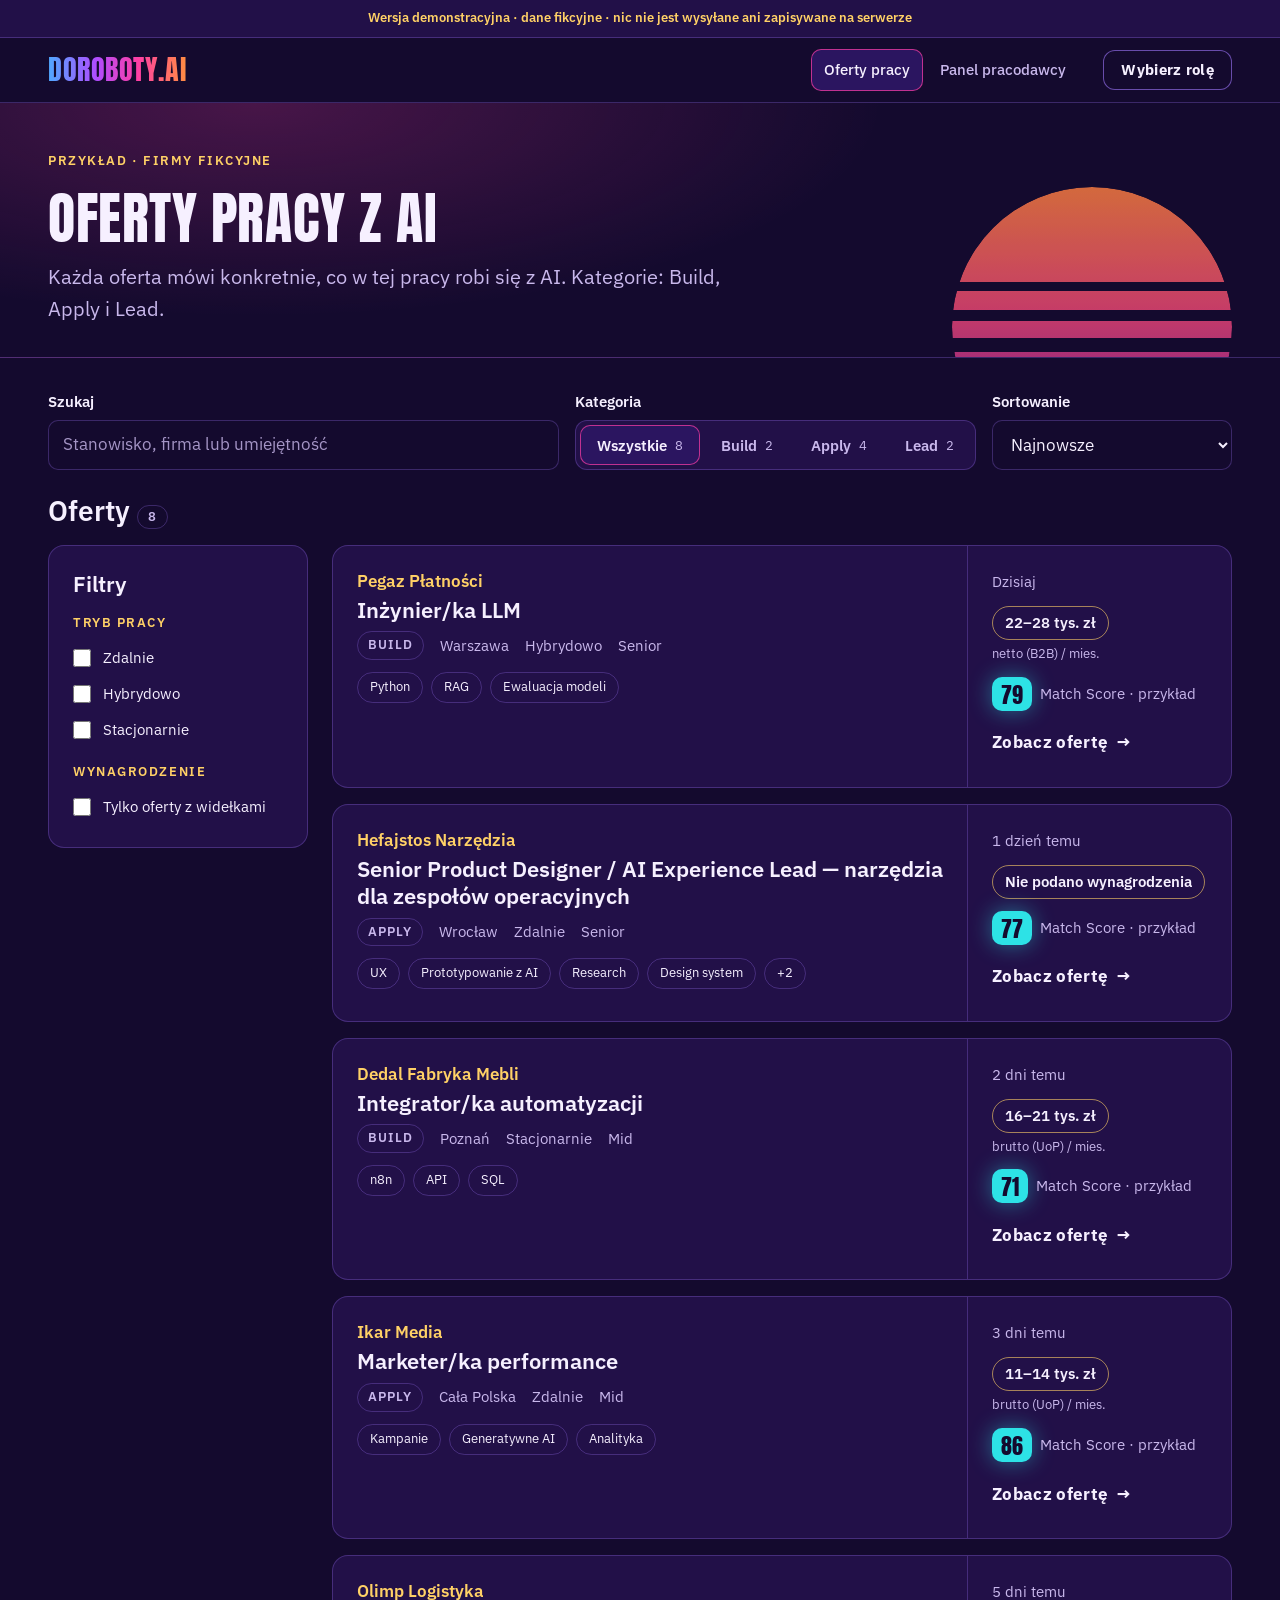
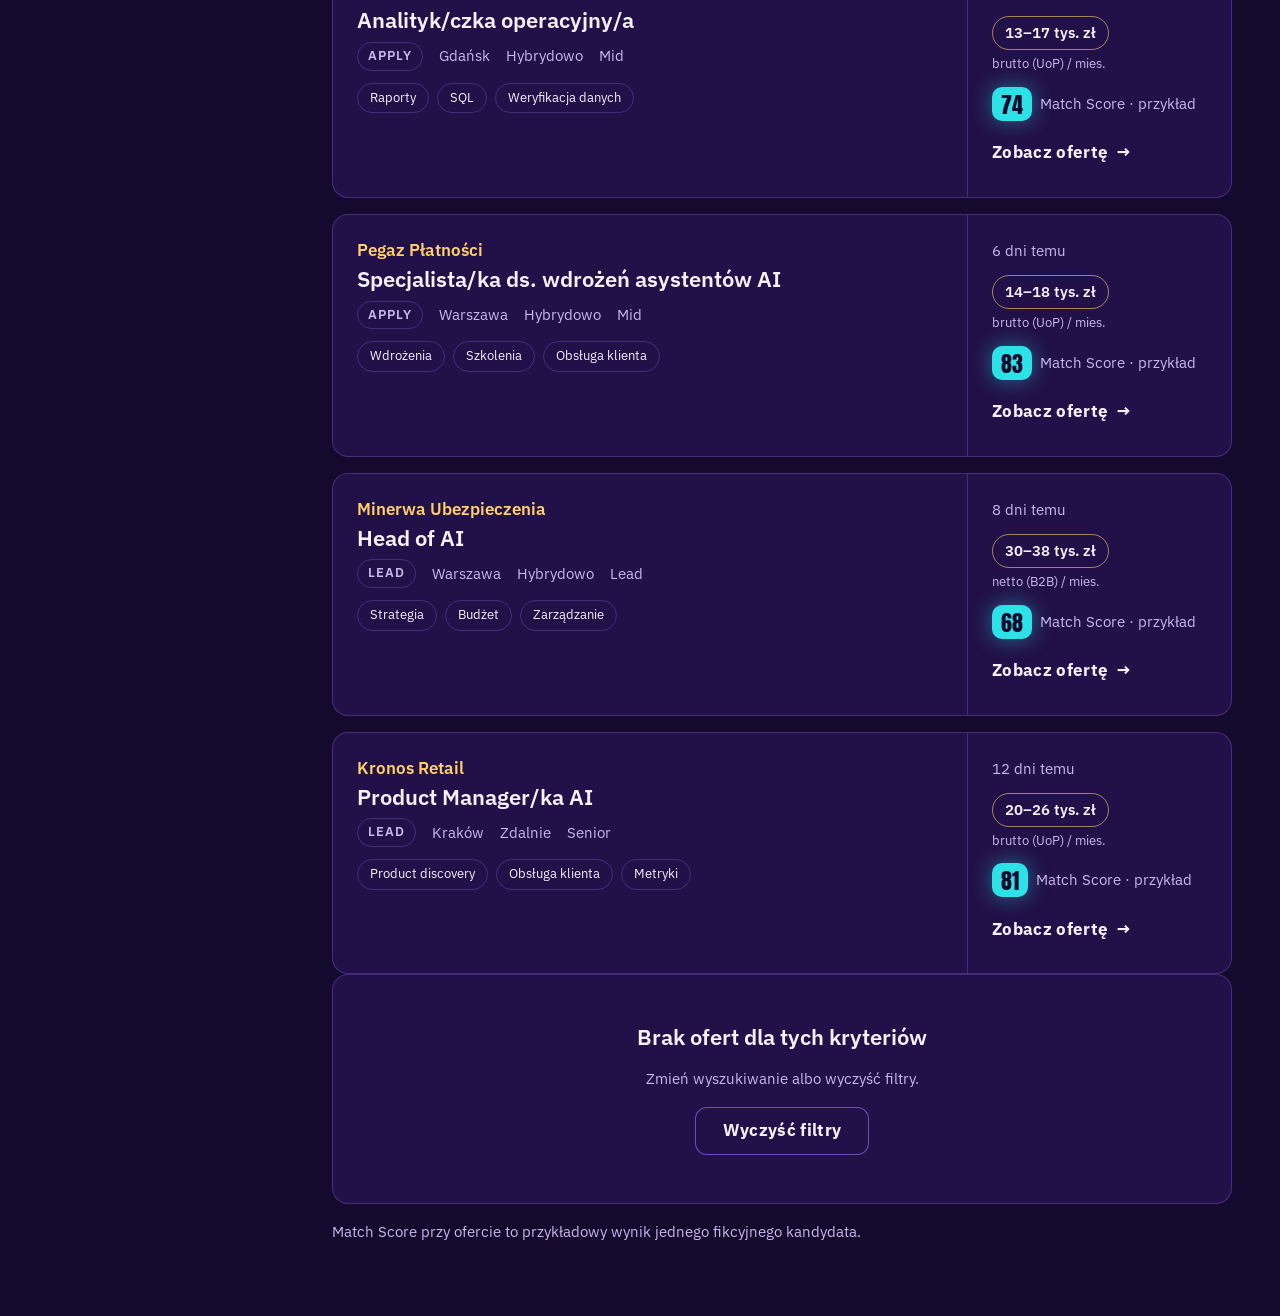
<file: app/oferty.html>
<!doctype html>
<html lang="pl">
<head>
  <meta charset="utf-8">
  <meta name="viewport" content="width=device-width, initial-scale=1">
  <title>Oferty pracy | DoRoboty.ai (demo)</title>
  <meta name="robots" content="noindex">
  <meta name="theme-color" content="#140A2E">
  <link rel="preconnect" href="https://fonts.googleapis.com">
  <link rel="preconnect" href="https://fonts.gstatic.com" crossorigin>
  <link href="https://fonts.googleapis.com/css2?family=Anton&family=IBM+Plex+Sans:wght@400;500;600;700&display=swap" rel="stylesheet">
  <link rel="stylesheet" href="../tokens.css?v=5">
  <link rel="stylesheet" href="../components.css?v=6">
  <link rel="stylesheet" href="../app.css?v=5">
</head>
<body data-page="list">
  <p class="demo-banner">Wersja demonstracyjna · dane fikcyjne · nic nie jest wysyłane ani zapisywane na serwerze</p>
  <header class="app-header">
    <div class="wrap app-header-inner">
      <a class="app-logo" href="../index.html" aria-label="DoRoboty.ai – strona dla firm">DoRoboty.ai</a>
      <nav class="app-nav" aria-label="Aplikacja">
        <a href="oferty.html" aria-current="page">Oferty pracy</a>
        <a href="pracodawca.html">Panel pracodawcy</a>
      </nav>
      <a class="btn btn-secondary btn-sm" href="logowanie.html" data-role>Wybierz rolę</a>
    </div>
  </header>
  <div class="screen-head">
    <div class="wrap">
      <p class="eyebrow">Przykład · firmy fikcyjne</p>
      <h1 class="h1">Oferty pracy z AI</h1>
      <p class="lead">Każda oferta mówi konkretnie, co w tej pracy robi się z AI. Kategorie: Build, Apply i Lead.</p>
    </div>
  </div>
  <main class="wrap app-main">
    <div class="toolbar">
      <form class="field search" role="search" data-search-form>
        <label for="q">Szukaj</label>
        <input id="q" type="search" placeholder="Stanowisko, firma lub umiejętność" autocomplete="off" data-search>
      </form>
      <div class="field">
        <span class="field-label" id="cat-label">Kategoria</span>
        <div class="segment" role="group" aria-labelledby="cat-label" data-categories></div>
      </div>
      <div class="field sort">
        <label for="sort">Sortowanie</label>
        <select id="sort" data-sort><option value="new">Najnowsze</option><option value="score">Najwyższy Match Score</option></select>
      </div>
    </div>
    <h2 class="h2 results-title" id="results-title">Oferty <span class="tag tag-muted" data-count aria-live="polite">0</span></h2>
    <div class="list-layout">
      <details class="card filters" open data-filters>
        <summary class="h3">Filtry</summary>
        <div class="filters-body">
          <fieldset class="filters-group">
            <legend class="eyebrow">Tryb pracy</legend>
            <label class="check"><input type="checkbox" value="Zdalnie" data-mode> Zdalnie</label>
            <label class="check"><input type="checkbox" value="Hybrydowo" data-mode> Hybrydowo</label>
            <label class="check"><input type="checkbox" value="Stacjonarnie" data-mode> Stacjonarnie</label>
          </fieldset>
          <fieldset class="filters-group">
            <legend class="eyebrow">Wynagrodzenie</legend>
            <label class="check"><input type="checkbox" data-salary-only> Tylko oferty z widełkami</label>
          </fieldset>
        </div>
      </details>
      <div>
        <ul class="job-list" aria-labelledby="results-title" data-list></ul>
        <div class="card empty" data-empty hidden>
          <p class="h3">Brak ofert dla tych kryteriów</p>
          <p class="small">Zmień wyszukiwanie albo wyczyść filtry.</p>
          <button class="btn btn-secondary" type="button" data-clear>Wyczyść filtry</button>
        </div>
        <p class="small note">Match Score przy ofercie to przykładowy wynik jednego fikcyjnego kandydata.</p>
      </div>
    </div>
  </main>
  <div class="toast" role="status" aria-live="polite" data-toast></div>
  <noscript><p class="wrap small">Ten ekran demonstracyjny wymaga JavaScriptu.</p></noscript>
  <script src="data.js?v=2"></script>
  <script src="app.js?v=5"></script>
</body>
</html>
</file>
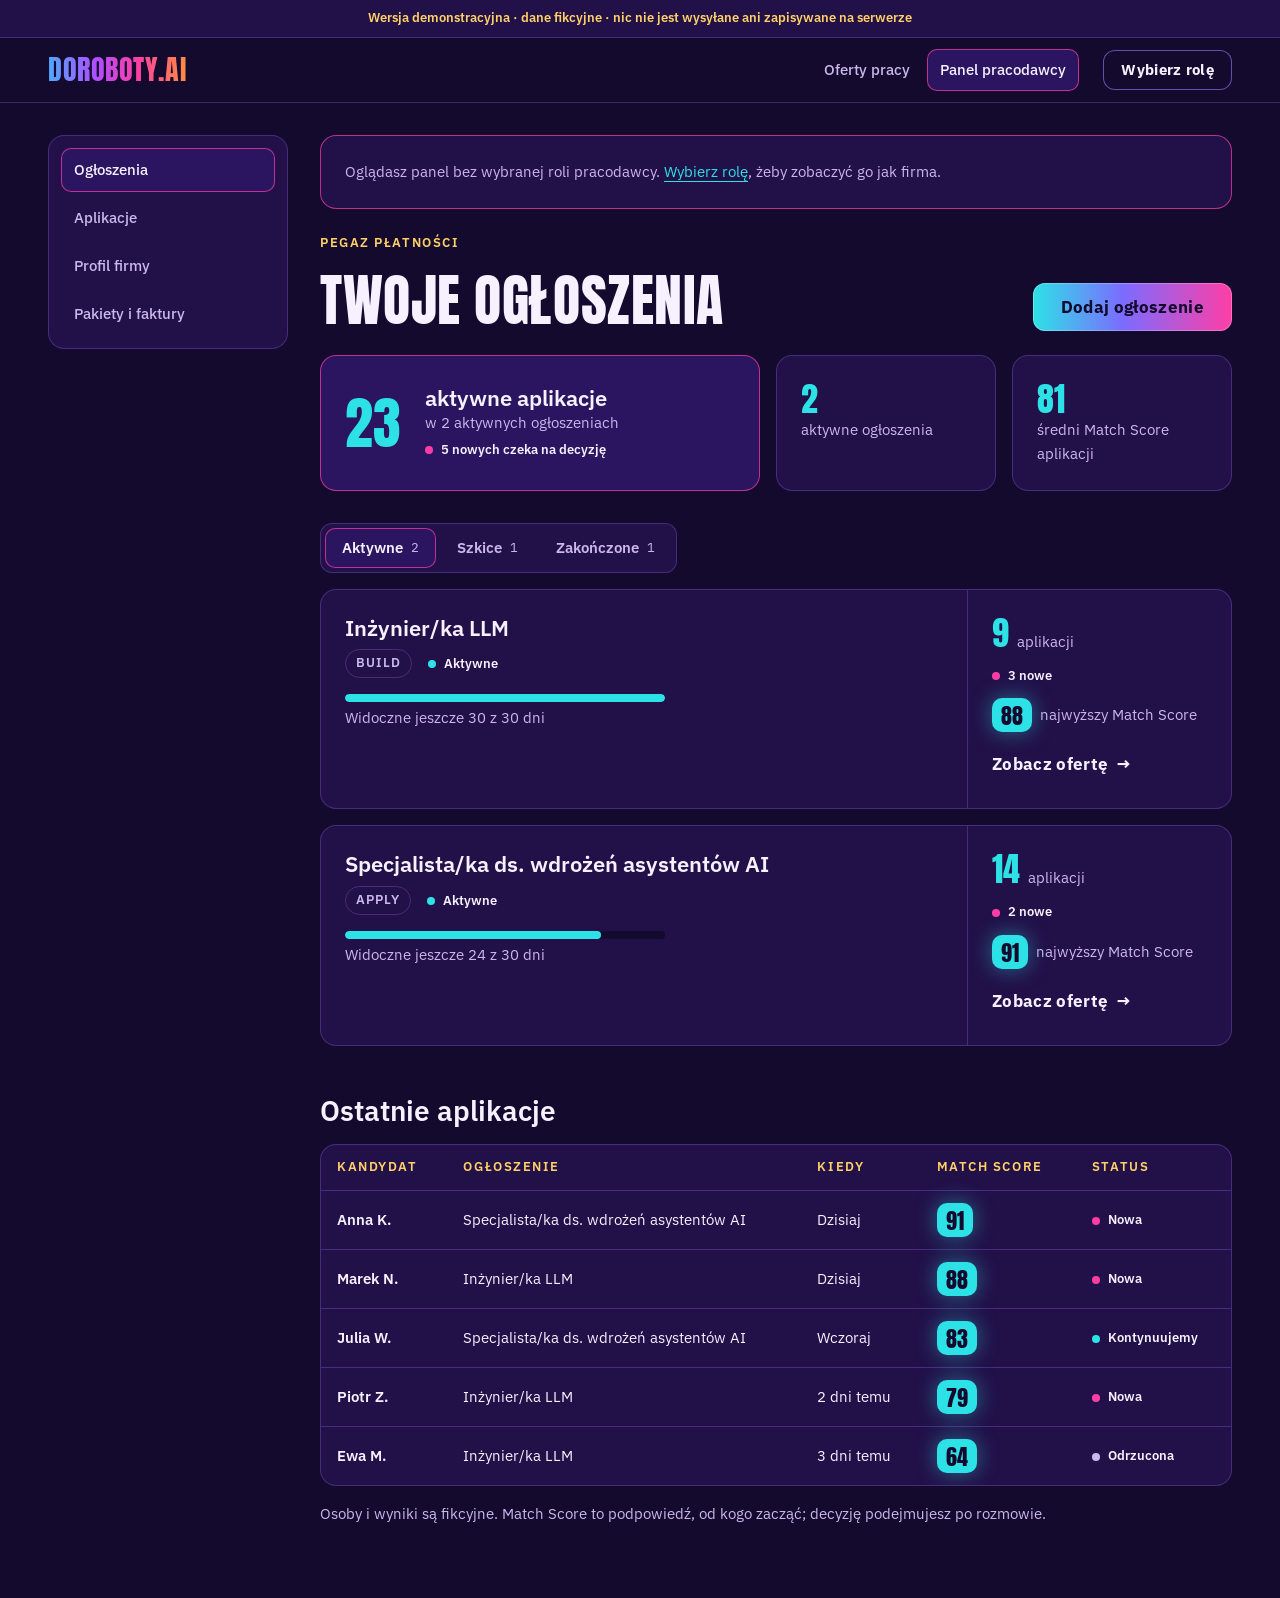
<file: app/pracodawca.html>
<!doctype html>
<html lang="pl">
<head>
  <meta charset="utf-8">
  <meta name="viewport" content="width=device-width, initial-scale=1">
  <title>Panel pracodawcy | DoRoboty.ai (demo)</title>
  <meta name="robots" content="noindex">
  <meta name="theme-color" content="#140A2E">
  <link rel="preconnect" href="https://fonts.googleapis.com">
  <link rel="preconnect" href="https://fonts.gstatic.com" crossorigin>
  <link href="https://fonts.googleapis.com/css2?family=Anton&family=IBM+Plex+Sans:wght@400;500;600;700&display=swap" rel="stylesheet">
  <link rel="stylesheet" href="../tokens.css?v=5">
  <link rel="stylesheet" href="../components.css?v=6">
  <link rel="stylesheet" href="../app.css?v=5">
</head>
<body data-page="employer">
  <p class="demo-banner">Wersja demonstracyjna · dane fikcyjne · nic nie jest wysyłane ani zapisywane na serwerze</p>
  <header class="app-header">
    <div class="wrap app-header-inner">
      <a class="app-logo" href="../index.html" aria-label="DoRoboty.ai – strona dla firm">DoRoboty.ai</a>
      <nav class="app-nav" aria-label="Aplikacja">
        <a href="oferty.html">Oferty pracy</a>
        <a href="pracodawca.html" aria-current="page">Panel pracodawcy</a>
      </nav>
      <a class="btn btn-secondary btn-sm" href="logowanie.html" data-role>Wybierz rolę</a>
    </div>
  </header>
  <main class="wrap app-main">
    <div class="panel-layout">
      <nav class="card side-nav" aria-label="Panel pracodawcy">
        <a href="pracodawca.html" aria-current="page">Ogłoszenia</a>
        <button type="button" data-placeholder>Aplikacje</button>
        <button type="button" data-placeholder>Profil firmy</button>
        <button type="button" data-placeholder>Pakiety i faktury</button>
      </nav>
      <div>
        <p class="card card-accent small guest-note" data-guest hidden>Oglądasz panel bez wybranej roli pracodawcy. <a href="logowanie.html" data-open-role>Wybierz rolę</a>, żeby zobaczyć go jak firma.</p>
        <div class="panel-head">
          <div>
            <p class="eyebrow" data-company>Firma</p>
            <h1 class="h1">Twoje ogłoszenia</h1>
          </div>
          <button class="btn btn-primary" type="button" data-placeholder>Dodaj ogłoszenie</button>
        </div>
        <div class="stats-row" data-stats></div>
        <div class="segment" role="group" aria-label="Status ogłoszeń" data-statuses></div>
        <ul class="job-list note" data-postings></ul>
        <section class="block" aria-labelledby="apps-title">
          <h2 class="h2" id="apps-title">Ostatnie aplikacje</h2>
          <div class="table-wrap">
            <table class="table">
              <thead><tr><th scope="col">Kandydat</th><th scope="col">Ogłoszenie</th><th scope="col">Kiedy</th><th scope="col">Match Score</th><th scope="col">Status</th></tr></thead>
              <tbody data-applications></tbody>
            </table>
          </div>
          <p class="small note">Osoby i wyniki są fikcyjne. Match Score to podpowiedź, od kogo zacząć; decyzję podejmujesz po rozmowie.</p>
        </section>
      </div>
    </div>
  </main>
  <div class="toast" role="status" aria-live="polite" data-toast></div>
  <noscript><p class="wrap small">Ten ekran demonstracyjny wymaga JavaScriptu.</p></noscript>
  <script src="data.js?v=2"></script>
  <script src="app.js?v=5"></script>
</body>
</html>
</file>
<file: tokens.css>
/* DoRoboty.ai – tokeny (jedno źródło prawdy). Kierunek: „Neon na solidnym”. Zasady: .claude/skills/doroboty-landing-ui/SKILL.md */
:root {
  /* tła */
  --night: #140A2E;
  --night-2: #1C0F3D;
  --purple: #2E1460;
  /* solidne powierzchnie kart (bez przezroczystości) */
  --surface: #221048;
  --surface-strong: #2B1560;
  /* linie 1px */
  --line: rgba(160, 120, 255, 0.28);
  --line-strong: rgba(160, 120, 255, 0.6);   /* linia przycisku drugorzędnego */
  --line-accent: rgba(255, 62, 165, 0.7);
  --line-fact: rgba(255, 209, 102, 0.6);
  /* tekst */
  --text: #F6F0FF;
  --text-2: #C9B8EC;
  --ink: #140A2E;               /* tekst na jasnych powierzchniach */
  /* akcenty z rolą: róż = akcja/aktywne, turkus = wynik/dane, żółty = metadane */
  --pink: #FF3EA5;
  --cyan: #2DE2E6;
  --sun: #FFD166;
  --orange: #FF8C42;            /* tylko scena i koniec gradientu */
  --glow-pink: rgba(255, 62, 165, 0.22);  /* poświata za nagłówkiem ekranu */
  --btn-highlight: 0 0 0 1px rgba(255, 255, 255, 0.25) inset;
  --glow-cyan: 0 0 22px rgba(45, 226, 230, 0.45);   /* poświata chipa wyniku */
  --backdrop: rgba(8, 3, 20, 0.8);                  /* tło pod oknem modalnym */
  --shadow-pop: 0 12px 32px rgba(0, 0, 0, 0.5);     /* komunikat, menu */
  --danger: #FF6B6B;            /* błąd (propozycja do zatwierdzenia); z ikoną i tekstem */
  /* gradienty */
  --grad: linear-gradient(90deg, #4FA9FF 0%, #B04CFF 35%, #FF3EA5 65%, #FF8C42 100%);
  --grad-btn: linear-gradient(90deg, #2DE2E6 0%, #7B6CFF 45%, #FF3EA5 100%);
  --grad-sun: linear-gradient(180deg, #E8743F 0%, #D9416F 45%, #A12A8C 75%, #6B1D86 100%);
  /* scena (hero, pas „Kogo znajdziesz”, finał) */
  --sky-mid: #23104A;
  --sky-top: #3A1463;
  --violet: #8A2BE2;
  --magenta-deep: #B0307E;
  --coral: #FF6B6B;
  --silhouette: #12072B;
  --silhouette-2: #1A0B38;
  --silhouette-deep: #0E0624;

  /* typografia */
  --f-display: "Anton", "Impact", "Arial Narrow", sans-serif;
  --f-text: "IBM Plex Sans", system-ui, -apple-system, "Segoe UI", sans-serif;
  --fs-caption: 13px;
  --fs-small: 15px;
  --fs-body: 17px;
  --fs-h3: 22px;
  --fs-h2: 28px;
  --fs-lead: 20px;
  --fs-score-sm: 22px;
  --fs-score: 34px;
  --fs-score-lg: 96px;
  --fs-stat-lg: 56px;
  --fs-h1: clamp(36px, 5vw, 56px);
  --fs-title: clamp(28px, 3.6vw, 40px);  /* tytuł oferty na ekranie szczegółów (Plex 600) */

  /* geometria */
  --r-sm: 10px;                 /* pola, małe elementy, chip wyniku */
  --r-btn: 12px;                /* przyciski */
  --r: 16px;                    /* karty */
  --r-lg: 20px;                 /* karta wyróżniona */
  --r-pill: 99px;               /* tagi, pigułki */

  /* odstępy: skala 4/8 */
  --s-1: 4px; --s-2: 8px; --s-3: 12px; --s-4: 16px; --s-5: 24px; --s-6: 32px; --s-7: 48px; --s-8: 72px;

  /* układ */
  --gutter: 16px;
  --max: 1280px;
  --sec: clamp(72px, 10vw, 140px);
}
@media (min-width: 768px) { :root { --gutter: 32px; } }
@media (min-width: 1200px) { :root { --gutter: 48px; } }
</file>
<file: components.css>
/* DoRoboty.ai – komponenty wspólne dla landingu i ekranów aplikacji. Tylko tokeny z tokens.css. Zasady: .claude/skills/doroboty-landing-ui/SKILL.md */

/* ---------- typografia aplikacji: Anton tylko H1 i liczby; tytuły to IBM Plex Sans 600 ---------- */
.h1 { font-family: var(--f-display); font-weight: 400; text-transform: uppercase; font-size: var(--fs-h1); line-height: 1.1; letter-spacing: .01em; color: var(--text); }
.h2 { font-size: var(--fs-h2); font-weight: 600; line-height: 1.2; color: var(--text); }
.h3 { font-size: var(--fs-h3); font-weight: 600; line-height: 1.25; color: var(--text); }
.lead { font-size: var(--fs-lead); color: var(--text-2); }
.eyebrow { font-size: var(--fs-caption); font-weight: 600; letter-spacing: .12em; text-transform: uppercase; color: var(--sun); margin-bottom: var(--s-4); }
.small { font-size: var(--fs-small); color: var(--text-2); }

/* ---------- karty: 2 powierzchnie, linia 1px, bez poświaty ---------- */
.card { background: var(--surface); border: 1px solid var(--line); border-radius: var(--r); padding: var(--s-5); }
.card-strong { background: var(--surface-strong); }
.card-accent { border-color: var(--line-accent); }

/* ---------- tag i pigułka ---------- */
.tag {
  display: inline-block; font-size: var(--fs-caption); font-weight: 600; letter-spacing: .08em; text-transform: uppercase;
  color: var(--sun); border: 1px solid var(--line-fact); padding: 3px 10px; border-radius: var(--r-pill);
}
.tag-muted { color: var(--text-2); border-color: var(--line); }
/* widełki: kwota, waluta, forma i okres razem; to fakt, nie akcja */
.salary {
  display: inline-flex; align-items: baseline; gap: 6px; flex-wrap: wrap;
  font-size: var(--fs-small); font-weight: 600; color: var(--text);
  border: 1px solid var(--line-fact); border-radius: var(--r-pill); padding: 4px 12px;
}

/* ---------- przyciski: jedna rodzina, wysokości 40 / 48 / 56 ---------- */
.btn {
  appearance: none; border: 0; cursor: pointer; border-radius: var(--r-btn);
  display: inline-flex; align-items: center; justify-content: center; gap: 8px;
  font: 700 var(--fs-body)/1 var(--f-text); min-height: 48px; padding: 0 28px; letter-spacing: .02em;
  text-decoration: none; transition: transform .15s ease, filter .15s ease, border-color .15s ease;
}
.btn-sm { min-height: 40px; padding: 0 18px; font-size: var(--fs-small); }
.btn-lg { min-height: 56px; padding: 0 40px; font-size: var(--fs-lead); }
.btn:disabled, .btn[aria-disabled="true"] { opacity: .45; cursor: not-allowed; transform: none; filter: none; }

/* główna akcja widoku: gradient, bez zewnętrznej poświaty */
.btn-primary { background: var(--grad-btn); color: var(--ink); box-shadow: var(--btn-highlight); }
.btn-primary:hover:not(:disabled) { transform: translateY(-1px); filter: brightness(1.08); }
.btn-primary:active:not(:disabled) { transform: translateY(1px); }

/* akcja drugorzędna: linia zamiast wypełnienia */
.btn-secondary { background: transparent; color: var(--text); box-shadow: 0 0 0 1px var(--line-strong) inset; }
.btn-secondary:hover:not(:disabled) { box-shadow: 0 0 0 1px var(--line-accent) inset; }
.btn-secondary[aria-pressed="true"] { background: var(--surface-strong); box-shadow: 0 0 0 1px var(--line-accent) inset; }

/* akcja w wierszu listy */
.btn-ghost { background: transparent; color: var(--text); min-height: 40px; padding: 0 12px; }
.btn-ghost::after { content: "→"; }
.btn-ghost:hover:not(:disabled) { color: var(--cyan); }

.link-arrow { font-weight: 600; color: var(--cyan); text-underline-offset: 5px; }
.link-arrow::after { content: " ↓"; }

/* ---------- chip wyniku (Match Score): turkus = dane ---------- */
.score {
  flex: none; display: inline-flex; align-items: baseline; gap: 2px;
  background: var(--cyan); color: var(--ink); border-radius: var(--r-sm);
  font-family: var(--f-display); font-size: var(--fs-score); line-height: 1; padding: 9px 11px 7px;
  box-shadow: var(--glow-cyan);
}
.score small { font-family: var(--f-text); font-size: var(--fs-caption); font-weight: 600; }
.score-lg { font-size: var(--fs-score-lg); padding: 14px 18px 10px; border-radius: var(--r); }
.score-lg small { font-size: var(--fs-h3); }
.score-sm { font-size: var(--fs-score-sm); padding: 7px 9px 5px; }

/* ---------- pole formularza ---------- */
.field { display: grid; gap: 6px; }
.field > label, .field-label { font-size: var(--fs-small); font-weight: 600; color: var(--text); }
.field input, .field select, .field textarea {
  font: 400 var(--fs-body)/1.4 var(--f-text); color: var(--text); background: var(--night);
  border: 1px solid var(--line); border-radius: var(--r-sm); padding: 12px 14px; min-height: 48px; width: 100%;
}
.field input::placeholder, .field textarea::placeholder { color: var(--text-2); opacity: .8; }
.field input:hover, .field select:hover, .field textarea:hover { border-color: var(--line-accent); }
.field [aria-invalid="true"] { border-color: var(--danger); }
.field-hint { font-size: var(--fs-caption); color: var(--text-2); }
.field-error { font-size: var(--fs-small); color: var(--danger); }
.field-error::before { content: "⚠ "; }

/* ---------- komunikat: nie może wyglądać jak przycisk ---------- */
.toast {
  position: fixed; left: 50%; bottom: 28px; transform: translate(-50%, 24px) scale(.96);
  display: flex; align-items: center; gap: 12px;
  background: var(--surface-strong); color: var(--text); padding: 16px 24px; font-weight: 600; font-size: var(--fs-body);
  border: 1px solid var(--line-accent); border-radius: var(--r-btn); box-shadow: var(--shadow-pop);
  max-width: calc(100% - 32px); width: max-content;
  opacity: 0; pointer-events: none; transition: opacity .2s ease, transform .2s ease; z-index: 200;
}
.toast::before { content: "⚠"; font-size: var(--fs-lead); line-height: 1; color: var(--sun); }
.toast.is-visible { opacity: 1; transform: translate(-50%, 0) scale(1); }

/* ====================== komponenty ekranów aplikacji ====================== */

/* ---------- baner demo i nagłówek aplikacji ---------- */
.demo-banner { background: var(--surface); border-bottom: 1px solid var(--line); color: var(--sun); font-size: var(--fs-caption); font-weight: 600; text-align: center; padding: var(--s-2) var(--gutter); }
.app-header { position: sticky; top: 0; z-index: 50; background: var(--night); border-bottom: 1px solid var(--line); }
.app-header-inner { display: flex; align-items: center; flex-wrap: wrap; gap: var(--s-2) var(--s-5); min-height: 64px; padding-top: var(--s-2); padding-bottom: var(--s-2); }
.app-logo {
  font-family: var(--f-display); font-size: var(--fs-h2); line-height: 1.2; text-decoration: none; text-transform: uppercase; letter-spacing: .02em;
  background: var(--grad); -webkit-background-clip: text; background-clip: text; -webkit-text-fill-color: transparent; color: var(--pink);
}
.app-nav { display: flex; gap: var(--s-1); margin-left: auto; }
@media (max-width: 640px) { .app-header-inner > .btn { margin-left: auto; } .app-nav { margin-left: 0; order: 3; width: 100%; } }
.app-nav a { color: var(--text-2); text-decoration: none; font-size: var(--fs-small); font-weight: 500; padding: var(--s-2) var(--s-3); border-radius: var(--r-sm); border: 1px solid transparent; }
.app-nav a:hover { color: var(--text); }
.app-nav a[aria-current="page"] { color: var(--text); background: var(--surface-strong); border-color: var(--line-accent); }

/* ---------- segment (filtr jednokrotnego wyboru z przycisków) ---------- */
.segment { display: inline-flex; flex-wrap: wrap; gap: var(--s-1); padding: var(--s-1); border: 1px solid var(--line); border-radius: var(--r-btn); background: var(--surface); }
.segment button {
  appearance: none; cursor: pointer; display: inline-flex; align-items: center; gap: var(--s-2);
  border: 1px solid transparent; background: transparent; color: var(--text-2);
  font: 600 var(--fs-small)/1 var(--f-text); min-height: 40px; padding: 0 var(--s-4); border-radius: var(--r-sm);
}
.segment button:hover { color: var(--text); }
.segment button[aria-pressed="true"] { background: var(--surface-strong); border-color: var(--line-accent); color: var(--text); }
.segment .count { font-size: var(--fs-caption); font-weight: 400; color: var(--text-2); }

/* ---------- wiersz oferty z kolumną faktów ---------- */
.job-row { display: grid; grid-template-columns: minmax(0, 1fr) 264px; background: var(--surface); border: 1px solid var(--line); border-radius: var(--r); transition: border-color .15s ease; }
.job-row:hover, .job-row:focus-within { border-color: var(--line-accent); }
.job-main { padding: var(--s-5); }
/* nazwa firmy: zawsze pełna, w osobnej linii nad tytułem; bez inicjałów i skrótów */
.job-company { font-size: var(--fs-body); font-weight: 600; line-height: 1.3; color: var(--sun); margin-bottom: var(--s-1); overflow-wrap: anywhere; }
.job-title { overflow-wrap: anywhere; }
.job-title a { color: var(--text); text-decoration: none; }
.job-title a:hover { text-decoration: underline; text-underline-offset: 4px; }
.job-facts { display: grid; gap: var(--s-3); align-content: start; justify-items: start; padding: var(--s-5); border-left: 1px solid var(--line); }
.job-facts .btn-ghost { padding-left: 0; }
.job-facts .meter { justify-self: stretch; }
.job-score { display: inline-flex; align-items: center; gap: var(--s-2); }
.meta { display: flex; flex-wrap: wrap; align-items: center; gap: var(--s-1) var(--s-4); font-size: var(--fs-small); color: var(--text-2); margin-top: var(--s-2); }
.skills { display: flex; flex-wrap: wrap; gap: var(--s-2); margin-top: var(--s-3); }
.skills li { font-size: var(--fs-caption); color: var(--text); border: 1px solid var(--line); border-radius: var(--r-pill); padding: var(--s-1) var(--s-3); }
.salary { white-space: nowrap; }
.salary-wrap { display: inline-grid; gap: var(--s-1); justify-items: start; }
.salary-note { font-size: var(--fs-caption); color: var(--text-2); }
@media (max-width: 760px) {
  .job-row { grid-template-columns: minmax(0, 1fr); }
  .job-main { padding: var(--s-4); }
  .job-facts { border-left: 0; border-top: 1px solid var(--line); padding: var(--s-4); grid-auto-flow: row; }
}

/* ---------- panel faktów i lista faktów ---------- */
.facts { display: grid; gap: var(--s-4); }
.facts .btn { width: 100%; }
.facts-list > div { display: flex; justify-content: space-between; gap: var(--s-4); padding: var(--s-3) 0; border-bottom: 1px solid var(--line); font-size: var(--fs-small); }
.facts-list dt { color: var(--text-2); }
.facts-list dd { font-weight: 600; text-align: right; }

/* ---------- miernik (dane = turkus) ---------- */
.meter { display: block; height: 8px; min-width: 60px; background: var(--night); border-radius: var(--r-pill); overflow: hidden; }
.meter::after { content: ""; display: block; height: 100%; width: calc(var(--v) * 1%); background: var(--cyan); border-radius: var(--r-pill); }
.breakdown-list li { display: grid; grid-template-columns: minmax(0, 1fr) 48px minmax(72px, 180px) 32px; gap: var(--s-3); align-items: center; padding: var(--s-3) 0; border-bottom: 1px solid var(--line); font-size: var(--fs-small); }
.breakdown-list .w { color: var(--text-2); }
.breakdown-list .n { font-weight: 600; text-align: right; }

/* ---------- status ---------- */
.status { display: inline-flex; align-items: center; gap: var(--s-2); font-size: var(--fs-caption); font-weight: 600; color: var(--text); white-space: nowrap; }
.status::before { content: ""; width: 8px; height: 8px; border-radius: var(--r-pill); background: var(--text-2); }
.status-active::before { background: var(--cyan); }
.status-new::before { background: var(--pink); }

/* ---------- tabela ---------- */
.table-wrap { overflow-x: auto; background: var(--surface); border: 1px solid var(--line); border-radius: var(--r); }
.table { width: 100%; min-width: 600px; border-collapse: collapse; font-size: var(--fs-small); }
.table th, .table td { text-align: left; padding: var(--s-3) var(--s-4); border-bottom: 1px solid var(--line); vertical-align: middle; }
.table thead th { font-size: var(--fs-caption); font-weight: 600; text-transform: uppercase; letter-spacing: .12em; color: var(--sun); }
.table tbody th { font-weight: 600; }
.table tbody tr:last-child > * { border-bottom: 0; }

/* ---------- liczba statystyki ---------- */
.stat-num { font-family: var(--f-display); font-size: var(--fs-score); line-height: 1.1; color: var(--cyan); }
.stat-num-lg { font-size: var(--fs-stat-lg); line-height: 1; }
.job-apps { display: inline-flex; align-items: baseline; gap: var(--s-2); }
.job-days { display: grid; gap: var(--s-1); max-width: 320px; margin-top: var(--s-4); }

/* ---------- stan pusty ---------- */
.empty { display: grid; gap: var(--s-4); justify-items: center; text-align: center; padding: var(--s-7) var(--s-5); }

/* ---------- pole wyboru i wybór roli ---------- */
.check { display: flex; align-items: center; gap: var(--s-3); font-size: var(--fs-small); min-height: 32px; cursor: pointer; }
.check input { width: 18px; height: 18px; margin: 0; flex: none; accent-color: var(--pink); }
.choice { position: relative; display: grid; gap: var(--s-1); cursor: pointer; }
.choice input { position: absolute; opacity: 0; }
.choice:hover { border-color: var(--line-accent); }
.choice:has(input:checked) { background: var(--surface-strong); border-color: var(--line-accent); }
.choice:has(input:focus-visible) { outline: 3px solid var(--cyan); outline-offset: 3px; }
.choice:has(input:checked) .choice-mark::before { content: "✓ "; color: var(--cyan); }

/* ---------- link powrotu ---------- */
.back-link { display: inline-block; color: var(--text-2); text-decoration: none; font-size: var(--fs-small); margin-bottom: var(--s-4); }
.back-link::before { content: "← "; }
.back-link:hover { color: var(--text); }

/* ---------- opis oferty: najważniejsze na wierzchu ---------- */
/* wyróżnik: jedno zdanie, które odpowiada na „co tu się robi z AI” */
.callout { border-left: 3px solid var(--pink); }
.callout .eyebrow { margin-bottom: var(--s-2); }
.callout-text { font-size: var(--fs-lead); line-height: 1.45; color: var(--text-2); max-width: 60ch; }
/* w opisach zwykły tekst jest pomocniczy, a najważniejsza fraza (strong) pełnym kolorem */
.callout-text strong, .num-list strong, .check-list strong, .perks strong { color: var(--text); font-weight: 600; }
.num-list, .check-list { display: grid; gap: var(--s-3); color: var(--text-2); }
.num-list { counter-reset: n; }
.num-list li { counter-increment: n; display: grid; grid-template-columns: 36px minmax(0, 1fr); gap: var(--s-3); align-items: baseline; }
.num-list li::before { content: counter(n, decimal-leading-zero); font-family: var(--f-display); font-size: var(--fs-h3); line-height: 1; color: var(--cyan); }
.check-list li { display: grid; grid-template-columns: 20px minmax(0, 1fr); gap: var(--s-3); align-items: baseline; }
.check-list li::before { content: "✓"; font-weight: 700; color: var(--cyan); }
.perks { display: grid; grid-template-columns: repeat(3, minmax(0, 1fr)); gap: var(--s-3); }
.perks li { background: var(--surface-strong); border: 1px solid var(--line); border-radius: var(--r-sm); padding: var(--s-4); font-size: var(--fs-small); color: var(--text-2); }
@media (max-width: 760px) { .perks { grid-template-columns: minmax(0, 1fr); } }

/* ---------- okno modalne (np. wybór roli): zawsze wyśrodkowane ---------- */
.modal { margin: auto; border: 1px solid var(--line-accent); border-radius: var(--r-lg); background: var(--surface); color: var(--text); padding: var(--s-6); width: min(620px, calc(100% - 2 * var(--s-4))); box-shadow: var(--shadow-pop); }
.modal::backdrop { background: var(--backdrop); }
.modal-head { display: flex; justify-content: space-between; align-items: start; gap: var(--s-4); margin-bottom: var(--s-4); }
.modal-body { display: grid; gap: var(--s-5); }
.icon-btn { appearance: none; flex: none; width: 40px; height: 40px; display: grid; place-items: center; cursor: pointer; background: transparent; color: var(--text); border: 1px solid var(--line-strong); border-radius: var(--r-sm); font: 400 var(--fs-lead)/1 var(--f-text); }
.icon-btn:hover { border-color: var(--line-accent); }
.choices { display: grid; grid-template-columns: 1fr 1fr; gap: var(--s-4); border: 0; padding: 0; margin: 0; }
.choices legend { padding: 0; margin-bottom: var(--s-3); }
.actions { display: flex; flex-wrap: wrap; gap: var(--s-3); }
@media (max-width: 640px) { .choices { grid-template-columns: minmax(0, 1fr); } .modal { padding: var(--s-5); } }
</file>
<file: styles.css>
/* Motyw: neonowe Miami lat 80. – noc, zachód słońca, palmy. Oryginalne grafiki. */
/* Tokeny: tokens.css (ładowany przed tym plikiem) */

*, *::before, *::after { box-sizing: border-box; }
html { scroll-behavior: smooth; -webkit-text-size-adjust: 100%; }
@media (prefers-reduced-motion: reduce) {
  html { scroll-behavior: auto; }
  *, *::before, *::after { transition: none !important; animation: none !important; }
}
body {
  margin: 0;
  background: var(--night);
  color: var(--text);
  font: 400 var(--fs-body)/1.6 var(--f-text);
  overflow-x: hidden;
}
img, canvas, svg { display: block; max-width: 100%; }
h1, h2, h3, p, ul, ol, dl, dd, figure { margin: 0; }
ul, ol { padding: 0; list-style: none; }
a { color: inherit; }
:focus-visible { outline: 3px solid var(--cyan); outline-offset: 3px; border-radius: 4px; }
.btn:focus-visible { outline-offset: 4px; }

.sr-only { position: absolute; width: 1px; height: 1px; overflow: hidden; clip: rect(0 0 0 0); white-space: nowrap; }
.skip { position: absolute; left: 8px; top: -60px; background: var(--pink); color: var(--ink); padding: 10px 14px; z-index: 100; font-weight: 600; }
.skip:focus { top: 8px; }

.wrap { width: 100%; max-width: var(--max); margin: 0 auto; padding: 0 var(--gutter); }

/* ---------- typografia ---------- */
.display {
  font-family: var(--f-display);
  font-weight: 400;
  text-transform: uppercase;
  line-height: 1.06;
  letter-spacing: 0.01em;
}
/* nagłówki z neonowym gradientem; kolor zapasowy dla przeglądarek bez background-clip */
.section-title, .hero .display, .final-title, .match-title, .cat-name {
  color: var(--pink);
  background: var(--grad);
  -webkit-background-clip: text; background-clip: text;
  -webkit-text-fill-color: transparent;
  filter: drop-shadow(0 0 18px rgba(255, 62, 165, 0.35));
}
.section-title { font-size: clamp(40px, 7vw, 96px); max-width: 14ch; padding-bottom: 0.06em; }
.section-lead { max-width: 56ch; margin-top: 20px; color: var(--text-2); }
/* ---------- nagłówek strony ---------- */
.site-header {
  position: sticky; top: 0; z-index: 50;
  background: rgba(20, 10, 46, 0.82);
  backdrop-filter: blur(12px);
  border-bottom: 1px solid var(--line);
}
.header-inner { display: flex; align-items: center; gap: 24px; height: 64px; }
.logo {
  font-family: var(--f-display); font-size: 26px; text-decoration: none; text-transform: uppercase; letter-spacing: 0.02em;
  background: var(--grad); -webkit-background-clip: text; background-clip: text; -webkit-text-fill-color: transparent; color: var(--pink);
}
.nav { display: none; gap: 6px; margin-left: auto; font-size: 15px; font-weight: 500; padding: 5px; border: 1px solid var(--line); border-radius: var(--r-btn); background: var(--surface); }
.nav a { text-decoration: none; padding: 7px 14px; border-radius: var(--r-sm); color: var(--text-2); }
.nav a:hover { color: var(--text); background: rgba(255,255,255,.07); }
.header-inner .btn { margin-left: auto; }
@media (min-width: 960px) {
  .nav { display: flex; }
  .header-inner .btn { margin-left: 8px; }
}

/* ---------- 1. hero ---------- */
.hero {
  position: relative; padding: 28px 0 var(--sec); overflow: hidden;
  background:
    radial-gradient(120% 70% at 75% 100%, rgba(255, 62, 165, 0.35), transparent 60%),
    linear-gradient(180deg, var(--night) 0%, var(--sky-mid) 55%, var(--sky-top) 100%);
}
.hero-grid { display: grid; gap: 28px; position: relative; }
.hero .display { font-size: clamp(42px, 11.5vw, 96px); }
.lead { font-size: clamp(17px, 1.6vw, 20px); margin-top: 18px; max-width: 36ch; color: var(--text-2); }
.lead strong { font-weight: 600; color: var(--text); }
.hero-actions { display: flex; flex-wrap: wrap; align-items: center; gap: 16px 28px; margin-top: 26px; }
.hero-stat { margin-top: 24px; font-size: 15px; padding-top: 14px; border-top: 1px solid var(--line); max-width: 40ch; color: var(--text-2); }
.hero-stat strong { font-family: var(--f-display); font-weight: 400; font-size: 28px; margin-right: 4px; color: var(--cyan); text-shadow: 0 0 16px rgba(45,226,230,.5); }

.hero-figure { position: relative; }
.raster { position: relative; z-index: 2; width: min(100%, 420px); margin: 0 auto; aspect-ratio: 224 / 300; }
.raster img, .raster canvas { position: absolute; inset: 0; width: 100%; height: 100%; }
.raster canvas { opacity: 0; }
.raster.is-drawn canvas { opacity: 1; }
.raster.is-drawn img { visibility: hidden; }

/* zachód słońca: słońce w paski, panorama miasta, palmy */
.sky, .final-sky { position: absolute; pointer-events: none; }
.sky { inset: 4% -10% -14% -10%; z-index: 1; }
.sun {
  position: absolute; left: 50%; bottom: 4%; width: 82%; aspect-ratio: 1; transform: translateX(-50%);
  border-radius: 50%;
  background: var(--grad-sun);
  box-shadow: 0 0 90px rgba(255, 62, 165, 0.35);
  -webkit-mask-image: linear-gradient(180deg, #000 0 52%, transparent 52% 55%, #000 55% 63%, transparent 63% 67%, #000 67% 74%, transparent 74% 79%, #000 79% 85%, transparent 85% 91%, #000 91%);
          mask-image: linear-gradient(180deg, #000 0 52%, transparent 52% 55%, #000 55% 63%, transparent 63% 67%, #000 67% 74%, transparent 74% 79%, #000 79% 85%, transparent 85% 91%, #000 91%);
  opacity: 0.9;
}
.skyline { position: absolute; left: 0; right: 0; bottom: 6%; width: 100%; height: 9%; fill: var(--silhouette); }
.palm { position: absolute; bottom: 6%; fill: var(--silhouette-deep); }
.palm-l { left: 0; width: 34%; height: 70%; }
.palm-r { right: -2%; width: 26%; height: 54%; transform: scaleX(-1); }

.app-card {
  position: relative; z-index: 3;
  background: var(--surface-strong);
  border: 1px solid var(--line); border-radius: var(--r);
  box-shadow: 0 20px 50px rgba(0,0,0,.45), 0 0 0 1px rgba(255,62,165,.15);
  padding: 20px; max-width: 360px; margin: -40px auto 0;
}
.app-card-head { display: flex; justify-content: space-between; gap: 12px; margin-top: 12px; }
.app-role { font-size: 20px; font-weight: 600; line-height: 1.25; }
.app-meta { font-size: 13px; color: var(--text-2); margin-top: 2px; }
.mini-bars { margin-top: 14px; display: grid; gap: 7px; font-size: 13px; color: var(--text-2); }
.mini-bars li { display: grid; grid-template-columns: 104px 1fr; align-items: center; gap: 10px; }
.mini-bars i, .bar {
  display: block; height: 7px; background: rgba(255,255,255,.08); position: relative; border-radius: var(--r-pill); overflow: hidden;
}
.mini-bars i::after, .bar::after {
  content: ""; position: absolute; inset: 0; width: calc(var(--v) * 1%); background: var(--grad-btn); border-radius: var(--r-pill);
}

@media (min-width: 960px) {
  .hero { padding-top: 56px; }
  .hero-grid { grid-template-columns: repeat(12, 1fr); align-items: center; gap: 0 24px; }
  .hero-copy { grid-column: 1 / span 7; position: relative; z-index: 4; }
  .hero-figure { grid-column: 8 / span 5; }
  .raster { width: 100%; margin: 0; }
  .app-card { position: absolute; left: -34%; bottom: -88px; margin: 0; width: 320px; }
}
@media (min-width: 960px) and (max-height: 920px) {
  .hero .display { font-size: clamp(44px, 6vw, 84px); }
}

/* ---------- 2. problem ---------- */
.problem { background: var(--night-2); padding: var(--sec) 0; border-top: 1px solid var(--line); }
.problem-grid { display: grid; gap: 40px; }
.fake-ad { border: 1px dashed var(--line); border-radius: var(--r); padding: 24px; max-width: 520px; background: var(--surface); }
.fake-ad-text { font-size: clamp(20px, 2.2vw, 26px); line-height: 1.4; margin-top: 14px; }
.fake-ad-text s { text-decoration-thickness: 3px; text-decoration-color: var(--pink); color: var(--text-2); }
.fake-ad-note { margin-top: 14px; font-size: 15px; color: var(--text-2); }
.pain-list { display: grid; gap: 20px; }
.pain-list li { background: var(--surface); border: 1px solid var(--line); border-radius: var(--r); padding: 24px; }
.pain-list h3, .get-list h3 { font-size: var(--fs-h3); line-height: 1.3; font-weight: 600; margin-bottom: 6px; }
.pain-list p, .get-list p, .steps p { color: var(--text-2); }
@media (min-width: 960px) {
  .problem-grid { grid-template-columns: repeat(12, 1fr); gap: 56px 24px; }
  .problem .section-title { grid-column: 1 / span 7; max-width: 16ch; }
  .fake-ad { grid-column: 8 / span 5; align-self: end; }
  .pain-list { grid-column: 1 / -1; grid-template-columns: repeat(3, 1fr); gap: 24px; }
}

/* ---------- 3. jak to działa ---------- */
.how { padding: var(--sec) 0; }
.steps { display: grid; gap: 20px; margin-top: 48px; }
.steps li { background: var(--surface); border: 1px solid var(--line); border-radius: var(--r); padding: 24px; }
.numeral {
  font-family: var(--f-display); font-size: 56px; letter-spacing: .04em; line-height: 1; display: block; margin-bottom: 10px;
  color: var(--cyan); text-shadow: 0 0 20px rgba(45,226,230,.55);
}
.steps h3 { font-size: 22px; font-weight: 600; line-height: 1.25; margin-bottom: 8px; }
.steps p { max-width: 36ch; }
@media (min-width: 768px) { .steps { grid-template-columns: repeat(3, 1fr); gap: 24px; } }

.match {
  margin-top: clamp(56px, 8vw, 96px); padding: 24px; display: grid; gap: 32px; scroll-margin-top: 88px;
  border-radius: var(--r-lg); border: 1px solid var(--line-accent);
  background: var(--surface-strong);
}
.match-title { font-size: clamp(36px, 5vw, 64px); margin-bottom: 16px; }
.match-copy p + p { margin-top: 14px; }
.match-copy > p:not(.eyebrow) { color: var(--text-2); }
.note { border-left: 3px solid var(--pink); padding-left: 14px; font-size: 15px; }
.note strong { color: var(--text); }
.breakdown { width: 100%; border-collapse: collapse; margin: 20px 0 12px; font-size: 15px; }
.breakdown th, .breakdown td { text-align: left; padding: 11px 6px 11px 0; border-bottom: 1px solid var(--line); font-weight: 500; }
.breakdown thead th { font-size: var(--fs-caption); text-transform: uppercase; letter-spacing: .12em; color: var(--sun); font-weight: 600; }
.breakdown td:nth-child(2) { width: 56px; color: var(--text-2); }
.breakdown td:last-child { display: flex; align-items: center; gap: 10px; font-weight: 600; }
.breakdown .bar { flex: 1; min-width: 60px; }
@media (min-width: 960px) {
  .match { grid-template-columns: 1.1fr 1fr; padding: 48px; gap: 56px; }
}

/* ---------- 4. kogo znajdziesz – pas zachodu słońca ---------- */
.who {
  padding: var(--sec) 0; color: var(--ink);
  background: linear-gradient(180deg, var(--sky-top) 0%, var(--violet) 22%, var(--pink) 58%, var(--orange) 100%);
}
.who .section-title { background: none; -webkit-text-fill-color: currentColor; color: var(--ink); filter: none; }
.who-head { display: grid; gap: 32px; }
.who-head .section-title { color: var(--text); }
.stats { display: grid; grid-template-columns: 1fr 1fr; gap: 16px; }
.stats div { display: flex; flex-direction: column; background: var(--surface-strong); color: var(--text); border-radius: var(--r); padding: 16px 20px; border: 1px solid var(--line); }
.stats dt { order: 2; font-weight: 600; }
.stats dd:first-of-type { order: 1; font-family: var(--f-display); font-size: clamp(44px, 6vw, 80px); line-height: 1.05; color: var(--cyan); text-shadow: 0 0 18px rgba(45,226,230,.45); }
.stat-ctx { order: 3; font-size: 13px; color: var(--text-2); }
.stats-def { font-size: var(--fs-small); margin-top: 16px; max-width: 60ch; color: var(--text); }
.cats { display: grid; gap: 20px; margin-top: 56px; }
.cat { background: var(--surface-strong); color: var(--text); border: 1px solid var(--line); border-radius: var(--r); padding: 24px; }
.cat-name { font-size: clamp(48px, 6vw, 80px); }
.cat-def { margin-top: 8px; font-weight: 500; }
.cat-label { margin-top: 18px; font-size: var(--fs-caption); text-transform: uppercase; letter-spacing: .12em; color: var(--sun); }
.cat ul { margin-top: 6px; }
.cat li { padding: 8px 0; border-bottom: 1px solid var(--line); color: var(--text-2); }
.cats-note { margin-top: 24px; max-width: 64ch; font-size: 15px; font-weight: 500; color: var(--ink); }
@media (min-width: 960px) {
  .who-head { grid-template-columns: 1fr 1fr; align-items: end; }
  .cats { grid-template-columns: repeat(3, 1fr); }
}

/* ---------- 5. oferty ---------- */
.offers { position: relative; padding: var(--sec) 0; overflow: hidden; background: var(--night); }
.dot-field { position: absolute; inset: 0; width: 100%; height: 100%; pointer-events: none; }
.offers .wrap { position: relative; }
.offer-grid { display: grid; gap: 20px; margin-top: 48px; }
.offer {
  background: var(--surface-strong); border: 1px solid var(--line); border-radius: var(--r); padding: 20px;
  display: flex; flex-direction: column; gap: 8px; transition: border-color .2s ease, box-shadow .2s ease;
}
.offer:hover { border-color: var(--line-accent); }
.offer .tag { align-self: flex-start; }
@media (max-width: 767px) { .offer .tag { letter-spacing: .02em; white-space: nowrap; } }
.offer-cat { font-family: var(--f-display); text-transform: uppercase; font-size: 18px; margin-top: 6px; color: var(--pink); letter-spacing: .04em; }
.offer h3 { font-size: 22px; font-weight: 600; line-height: 1.2; }
.offer-co { font-size: 15px; color: var(--text-2); }
.offer-ai { font-size: 15px; flex: 1; color: var(--text-2); }
.offer-ai b { color: var(--text); }
.offer-foot { display: flex; justify-content: space-between; align-items: center; gap: 12px; border-top: 1px solid var(--line); padding-top: 12px; margin-top: 6px; font-size: var(--fs-small); font-weight: 600; }
.offers-note { margin-top: 20px; }
@media (min-width: 640px) { .offer-grid { grid-template-columns: repeat(2, 1fr); } }
@media (min-width: 1040px) { .offer-grid { grid-template-columns: repeat(3, 1fr); gap: 24px; } }

/* karuzela ofert – port Coverflow Carousel (21st.dev); bez JS działa siatka powyżej */
.cf { --cf-card: clamp(270px, 26vw, 340px); margin-top: 32px; }
@media (max-width: 767px) { .cf { --cf-card: min(76vw, 320px); } }
.cf-rel { position: relative; }
.cf-frame {
  overflow: hidden; padding: 40px 0; cursor: grab; outline: none; border-radius: var(--r-lg);
  -webkit-user-select: none; user-select: none;
}
.cf-frame:active { cursor: grabbing; }
.cf-frame:focus-visible { outline: 3px solid var(--cyan); outline-offset: 2px; }
.offer-grid.cf-stage { display: block; position: relative; margin: 0; transform-style: preserve-3d; pointer-events: none; }
.cf-stage .cf-card { pointer-events: auto; } /* karty cofnięte w głąb są „za” płaszczyzną sceny */
.cf-card {
  position: absolute; left: 50%; top: 0; width: var(--cf-card); will-change: transform, opacity;
  box-shadow: 0 24px 50px rgba(0, 0, 0, .5);
}
.cf-card.is-active { border-color: var(--line-accent); }
.cf-nav {
  position: absolute; top: 50%; z-index: 200; transform: translateY(-50%);
  display: grid; place-items: center; width: 44px; height: 44px; border-radius: 50%; cursor: pointer;
  color: var(--text); background: var(--surface-strong); border: 1px solid var(--line);
  transition: background .15s ease, border-color .15s ease;
}
.cf-nav:hover { background: var(--surface-strong); border-color: var(--cyan); }
.cf-prev { left: 4px; }
.cf-next { right: 4px; }
@media (min-width: 768px) { .cf-prev { left: 12px; } .cf-next { right: 12px; } }
/* telefon: strzałki pod kartą, po bokach kropek – nie zasłaniają treści oferty */
@media (max-width: 767px) {
  .cf-nav { top: auto; bottom: -52px; transform: none; }
  .cf-prev { left: 0; }
  .cf-next { right: 0; }
  .cf-pager { min-height: 44px; align-items: center; margin-top: 8px; }
}
.cf-pager { display: flex; justify-content: center; gap: 4px; margin-top: 4px; }
.cf-pager button {
  color: var(--text); width: 28px; height: 28px; padding: 0; border: 0; background: none; cursor: pointer; display: grid; place-items: center;
}
.cf-pager button::before {
  content: ""; width: 8px; height: 8px; border-radius: var(--r-pill); background: var(--text); opacity: .3;
  transition: width .2s ease, opacity .2s ease, background .2s ease;
}
.cf-pager button[aria-current="true"]::before { width: 22px; opacity: 1; background: var(--cyan); box-shadow: 0 0 10px rgba(45, 226, 230, .6); }
.cf-hint { text-align: center; margin-top: 6px; }

/* ---------- 6. co dostajesz ---------- */
.get { background: var(--night-2); padding: var(--sec) 0; border-top: 1px solid var(--line); }
.get-grid { display: grid; gap: 40px; }
.get-list { display: grid; gap: 14px; counter-reset: get; }
.get-list li {
  counter-increment: get; display: grid; grid-template-columns: 56px 1fr; column-gap: 12px; padding: 20px;
  background: var(--surface); border: 1px solid var(--line); border-radius: var(--r);
}
.get-list li::before { content: counter(get, decimal-leading-zero); grid-row: span 2; font-family: var(--f-display); font-size: 32px; line-height: 1; color: var(--cyan); text-shadow: 0 0 14px rgba(45,226,230,.5); }
@media (min-width: 960px) {
  .get-grid { grid-template-columns: 5fr 7fr; gap: 24px; align-items: start; }
}

/* ---------- 7. FAQ ---------- */
.faq { padding: var(--sec) 0; }
.faq-grid { display: grid; gap: 40px; }
.faq-list { display: grid; gap: 12px; }
.faq details { background: var(--surface); border: 1px solid var(--line); border-radius: var(--r); padding: 0 20px; }
.faq details[open] { border-color: var(--line-accent); }
.faq summary {
  cursor: pointer; list-style: none; padding: 20px 40px 20px 0; position: relative;
  font-size: 20px; font-weight: 600; line-height: 1.3;
}
.faq summary::-webkit-details-marker { display: none; }
.faq summary::after { content: "+"; position: absolute; right: 0; top: 14px; font-family: var(--f-display); font-size: 30px; color: var(--cyan); }
.faq details[open] summary::after { content: "–"; }
.faq details p { padding: 0 0 22px; max-width: 62ch; color: var(--text-2); }
.faq details a { color: var(--cyan); }
@media (min-width: 960px) { .faq-grid { grid-template-columns: 5fr 7fr; gap: 24px; } }

/* ---------- 8. finał ---------- */
.final {
  position: relative; overflow: hidden; padding: var(--sec) 0 calc(var(--sec) + 120px);
  background: linear-gradient(180deg, var(--night) 0%, var(--sky-top) 45%, var(--magenta-deep) 80%, var(--coral) 100%);
}
.final-sky { inset: auto 0 0 0; height: 70%; }
.final-sky .sun { width: min(520px, 80vw); bottom: 14%; left: 72%; }
.final-sky .skyline { bottom: 0; height: 26%; fill: var(--silhouette-2); }
.final-sky .palm { bottom: -2%; }
.final-sky .palm-l { left: -4%; width: 260px; height: 92%; }
.final-sky .palm-r { right: -2%; width: 200px; height: 74%; }
.final-inner { position: relative; z-index: 2; display: grid; gap: 40px; justify-items: start; }
.final-title { font-size: clamp(44px, 7vw, 108px); max-width: 17ch; line-height: 1.12; }
@media (max-width: 767px) {
  .final-sky .sun { left: 60%; }
  .final-sky .palm-l { width: 160px; }
  .final-sky .palm-r { width: 120px; }
}

/* ---------- stopka ---------- */
.site-footer { padding: 32px 0 48px; font-size: var(--fs-small); color: var(--text-2); background: var(--silhouette-deep); }
.footer-inner { display: grid; gap: 8px; }
</file>
<file: app.css>
/* DoRoboty.ai – baza ekranów aplikacji (panel, lista, szczegóły) i styleguide. Tylko tokeny; komponenty są w components.css. */
*, *::before, *::after { box-sizing: border-box; }
html { -webkit-text-size-adjust: 100%; }
@media (prefers-reduced-motion: reduce) { *, *::before, *::after { transition: none !important; animation: none !important; } }
body { margin: 0; background: var(--night); color: var(--text); font: 400 var(--fs-body)/1.6 var(--f-text); }
h1, h2, h3, h4, p, ul, ol, dl, dd, figure, table { margin: 0; }
ul, ol { padding: 0; list-style: none; }
a { color: var(--cyan); text-underline-offset: 4px; }
:focus-visible { outline: 3px solid var(--cyan); outline-offset: 3px; border-radius: 4px; }
.sr-only { position: absolute; width: 1px; height: 1px; overflow: hidden; clip: rect(0 0 0 0); white-space: nowrap; }
.wrap { width: 100%; max-width: var(--max); margin: 0 auto; padding: 0 var(--gutter); }

/* tło ekranu z poświatą za nagłówkiem: jedyne miejsce poświaty poza chipem wyniku */
.screen-head { position: relative; overflow: hidden; padding: var(--s-7) 0 var(--s-6); background: radial-gradient(70% 120% at 20% 0%, var(--glow-pink), transparent 70%), var(--night); border-bottom: 1px solid var(--line); }
.screen-head .lead { margin-top: var(--s-3); max-width: 60ch; }
.screen-head .wrap { position: relative; z-index: 1; }
/* słońce w paski z landingu: jedyna dekoracja sceny na ekranach roboczych, tylko w nagłówku ekranu */
.screen-head::after {
  content: ""; position: absolute; right: max(var(--gutter), calc((100% - var(--max)) / 2 + var(--gutter))); bottom: -110px;
  width: 280px; aspect-ratio: 1; border-radius: 50%; background: var(--grad-sun); opacity: .9; pointer-events: none;
  -webkit-mask-image: linear-gradient(180deg, #000 0 34%, transparent 34% 37%, #000 37% 44%, transparent 44% 48%, #000 48% 54%, transparent 54% 59%, #000 59%);
          mask-image: linear-gradient(180deg, #000 0 34%, transparent 34% 37%, #000 37% 44%, transparent 44% 48%, #000 48% 54%, transparent 54% 59%, #000 59%);
}
@media (max-width: 760px) { .screen-head::after { display: none; } }

/* ---------- układy ekranów ---------- */
.app-main { padding-top: var(--s-6); padding-bottom: var(--s-8); }
.toolbar { display: flex; flex-wrap: wrap; align-items: end; gap: var(--s-4); margin-bottom: var(--s-5); }
.toolbar .search { flex: 1 1 320px; }
.toolbar .sort { flex: 0 1 240px; }
.results-title { margin-bottom: var(--s-4); }
.list-layout { display: grid; grid-template-columns: 260px minmax(0, 1fr); gap: var(--s-5); align-items: start; }
.filters summary { cursor: pointer; list-style: none; }
.filters summary::-webkit-details-marker { display: none; }
.filters-body { display: grid; gap: var(--s-4); margin-top: var(--s-4); }
.filters-group { display: grid; gap: var(--s-1); border: 0; padding: 0; margin: 0; }
.filters-group legend { padding: 0; margin-bottom: var(--s-2); }
.note { margin-top: var(--s-4); }
.guest-note { margin-bottom: var(--s-5); }
.job-list { display: grid; gap: var(--s-4); }
.detail-layout { display: grid; grid-template-columns: minmax(0, 1fr) 360px; grid-template-areas: "head aside" "body aside"; gap: var(--s-5); align-items: start; }
.detail-head { grid-area: head; display: grid; gap: var(--s-4); }
.detail-head .title { font-size: var(--fs-title); font-weight: 600; line-height: 1.15; overflow-wrap: anywhere; }
.detail-aside { grid-area: aside; position: sticky; top: 88px; display: grid; gap: var(--s-3); }
.detail-body { grid-area: body; display: grid; gap: var(--s-5); }
.prose { display: grid; gap: var(--s-6); }
.prose .h2 { margin-bottom: var(--s-3); }
.prose p { max-width: 68ch; }
.score-line { display: flex; flex-wrap: wrap; align-items: center; gap: var(--s-4); margin: var(--s-3) 0 var(--s-4); }
.panel-layout { display: grid; grid-template-columns: 240px minmax(0, 1fr); gap: var(--s-6); align-items: start; }
.side-nav { display: grid; gap: var(--s-1); padding: var(--s-3); position: sticky; top: 88px; }
.side-nav a, .side-nav button { appearance: none; border: 1px solid transparent; background: transparent; cursor: pointer; text-align: left; text-decoration: none; color: var(--text-2); font: 500 var(--fs-small)/1.2 var(--f-text); padding: var(--s-3); border-radius: var(--r-sm); }
.side-nav a:hover, .side-nav button:hover { color: var(--text); }
.side-nav [aria-current="page"] { color: var(--text); background: var(--surface-strong); border-color: var(--line-accent); }
.panel-head { display: flex; flex-wrap: wrap; justify-content: space-between; align-items: end; gap: var(--s-4); margin-bottom: var(--s-5); }
.stats-row { display: grid; grid-template-columns: 2fr 1fr 1fr; gap: var(--s-4); margin-bottom: var(--s-6); }
.block { margin-top: var(--s-7); }
.block > .h2 { margin-bottom: var(--s-4); }
.stat-hero { display: grid; grid-template-columns: auto minmax(0, 1fr); column-gap: var(--s-5); align-items: center; }
@media (max-width: 900px) {
  .list-layout, .detail-layout, .panel-layout { grid-template-columns: minmax(0, 1fr); }
  .detail-layout { grid-template-areas: "head" "aside" "body"; }
  .detail-aside, .side-nav { position: static; }
  .side-nav { display: flex; overflow-x: auto; }
  .side-nav a, .side-nav button { white-space: nowrap; }
}
@media (max-width: 640px) {
  .stats-row { grid-template-columns: minmax(0, 1fr); }
}

/* ---------- styleguide ---------- */
.sg-main { display: grid; gap: var(--s-8); padding-top: var(--s-7); padding-bottom: var(--sec); }
.sg-section > .h2 { margin-bottom: var(--s-2); }
.sg-section > .small { margin-bottom: var(--s-5); max-width: 70ch; }
.sg-grid { display: grid; gap: var(--s-4); grid-template-columns: repeat(auto-fill, minmax(220px, 1fr)); }
.sg-row { display: flex; flex-wrap: wrap; align-items: center; gap: var(--s-4); }
.sg-cell { display: grid; gap: var(--s-2); align-content: start; }
.sg-label { font-size: var(--fs-caption); color: var(--text-2); }
.sg-label code { font-size: var(--fs-caption); color: var(--text); }
.sg-sw { height: 64px; border-radius: var(--r-sm); border: 1px solid var(--line); background: var(--c); }
.sg-rad { height: 64px; background: var(--surface-strong); border: 1px solid var(--line-accent); border-radius: var(--rr); }
.sg-space { height: var(--s-4); width: var(--w); background: var(--pink); border-radius: var(--r-pill); }
.sg-type { display: grid; gap: var(--s-4); }
.sg-type > div { display: grid; grid-template-columns: 160px 1fr; gap: var(--s-4); align-items: baseline; border-bottom: 1px solid var(--line); padding-bottom: var(--s-3); }
.sg-stage { background: var(--night-2); border: 1px solid var(--line); border-radius: var(--r); padding: var(--s-5); }
.sg-stage .toast { position: static; transform: none; opacity: 1; }
.sg-stage .modal { position: static; }
.sg-nav { display: flex; flex-wrap: wrap; gap: var(--s-2) var(--s-4); margin-top: var(--s-4); }
@media (max-width: 640px) { .sg-type > div { grid-template-columns: 1fr; gap: var(--s-1); } }
</file>
